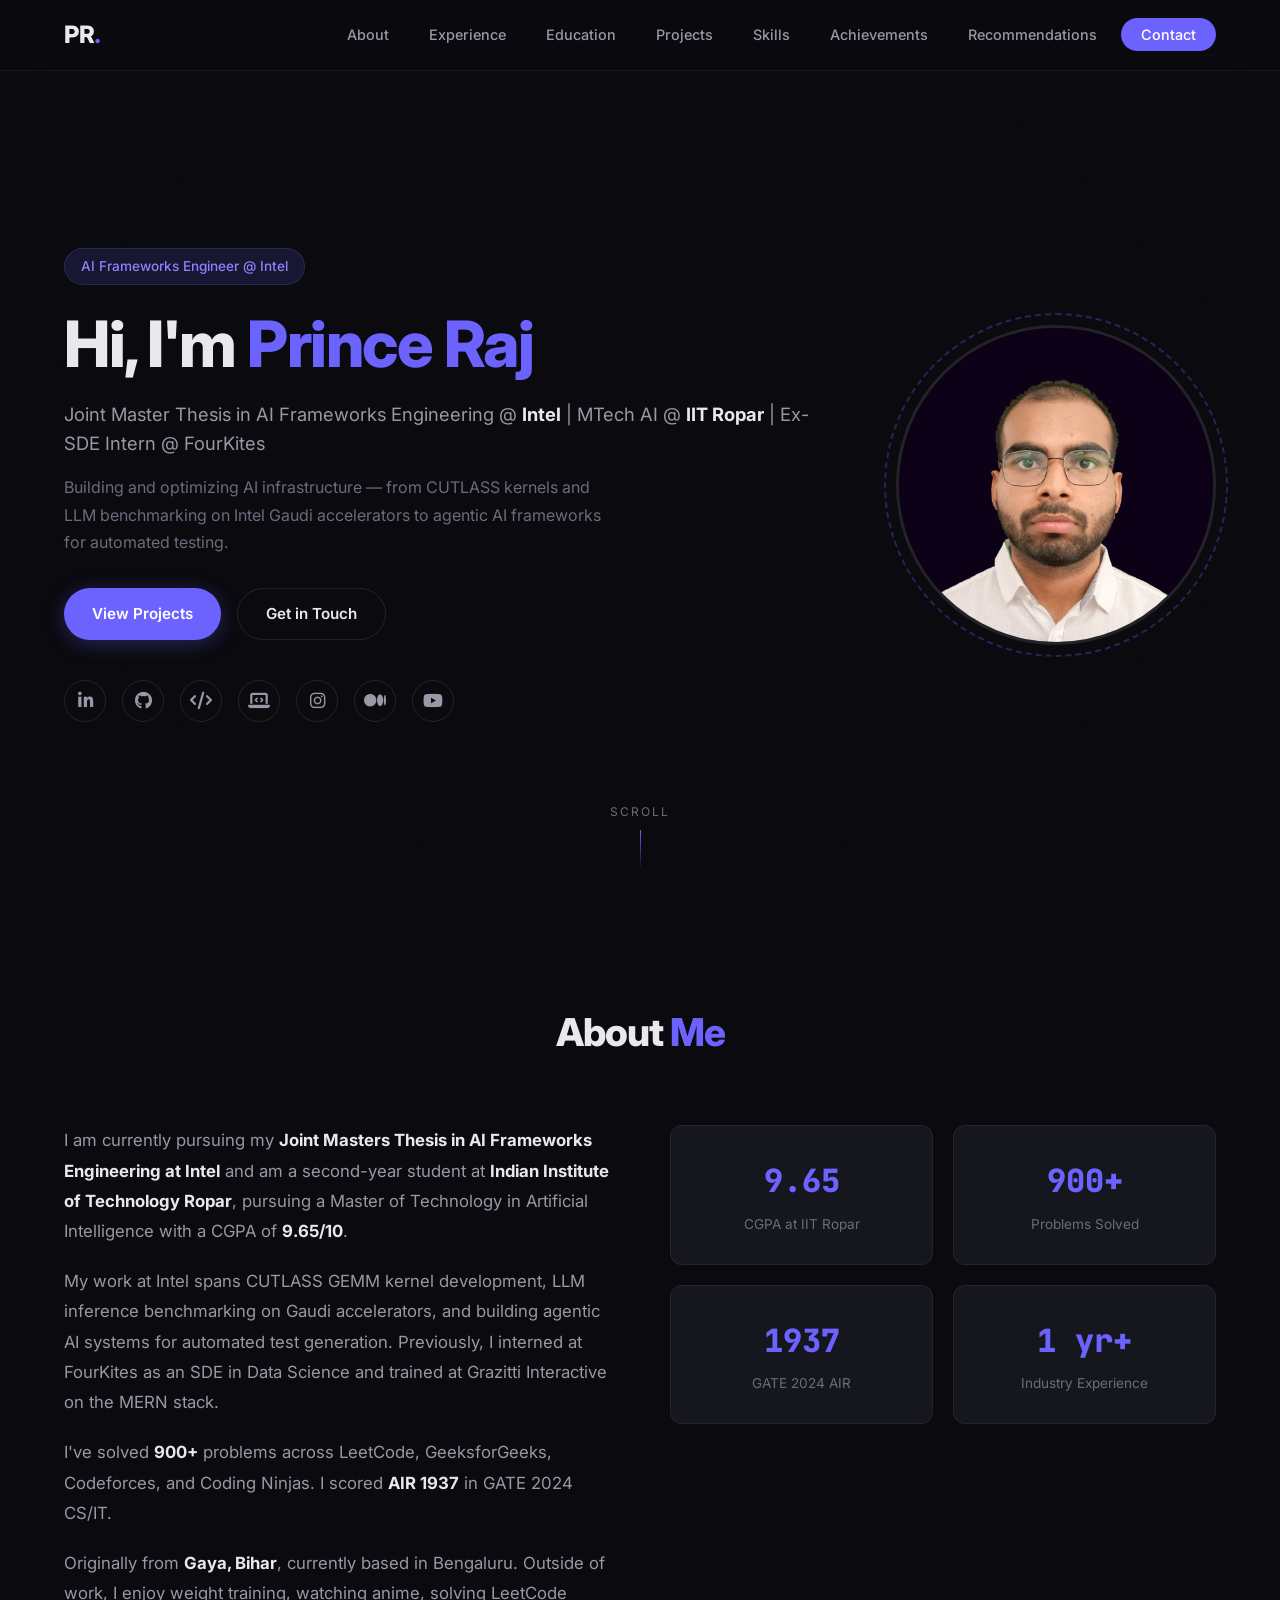
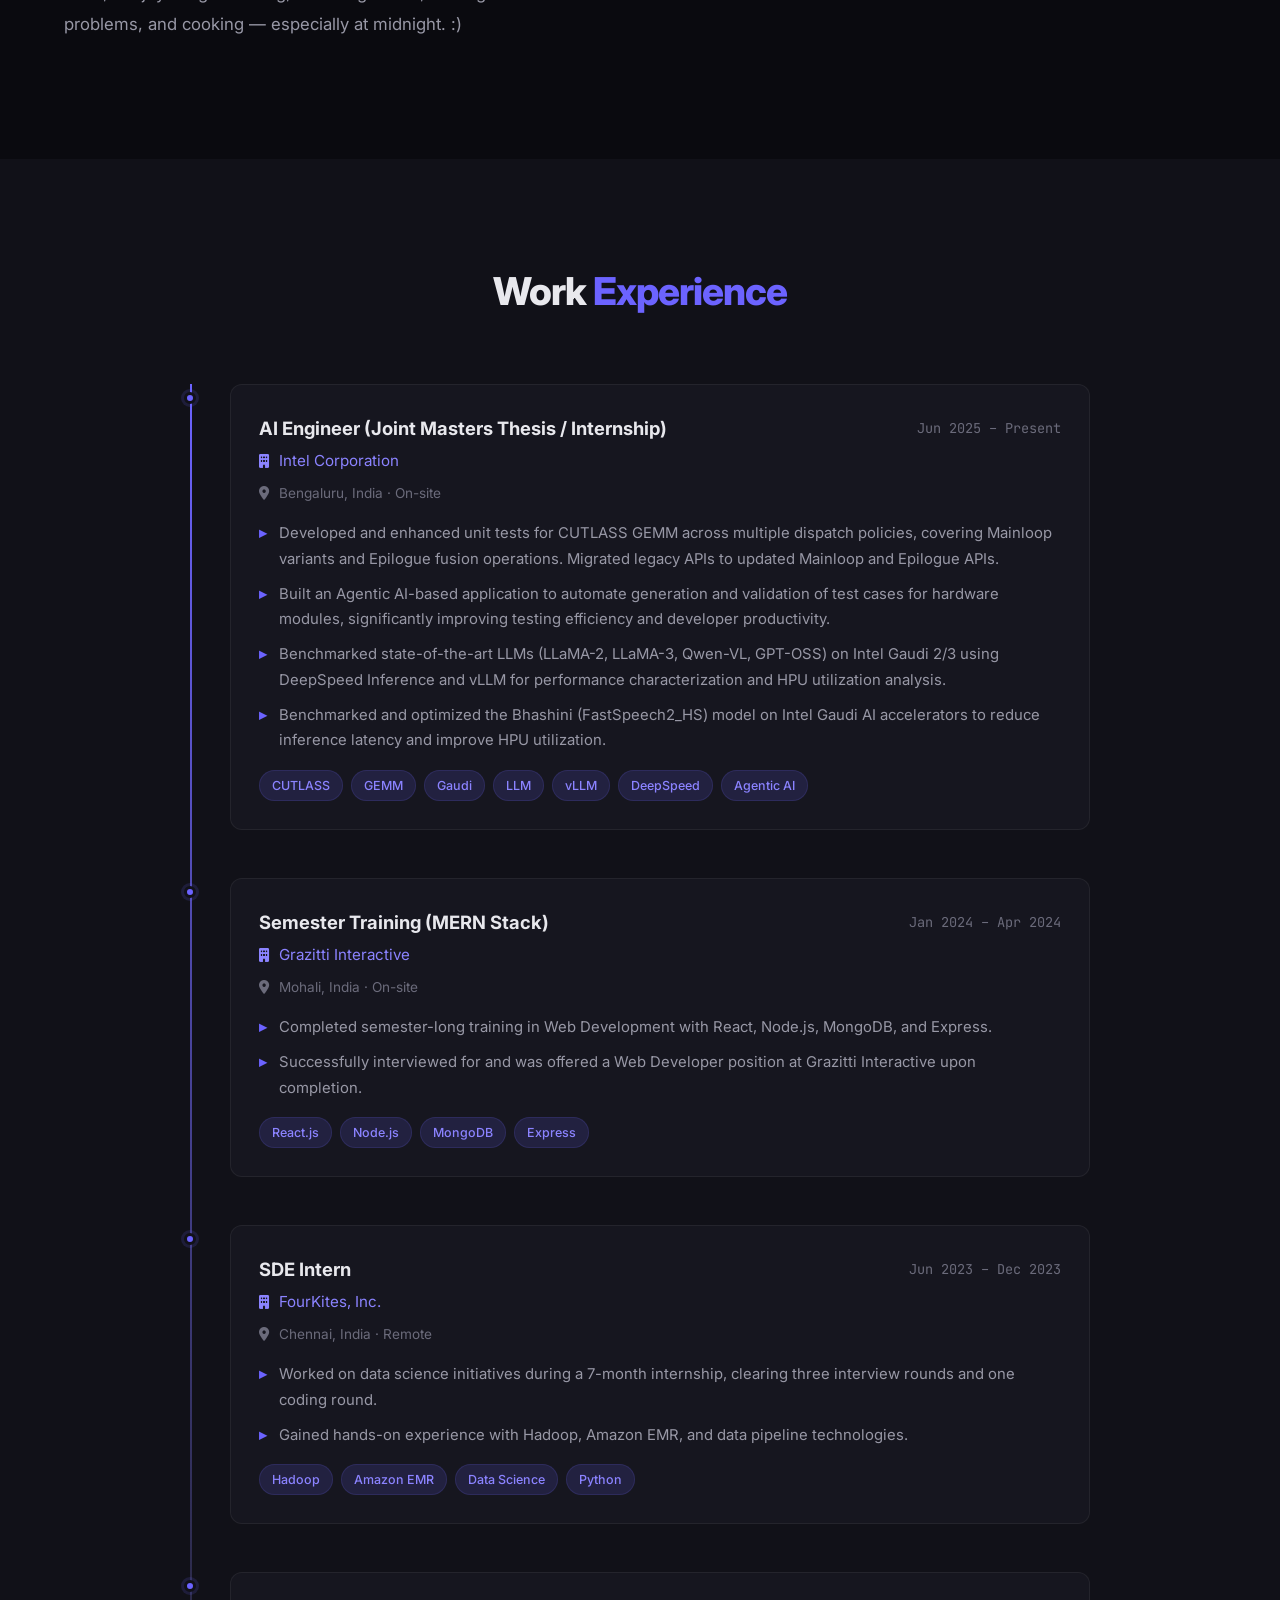
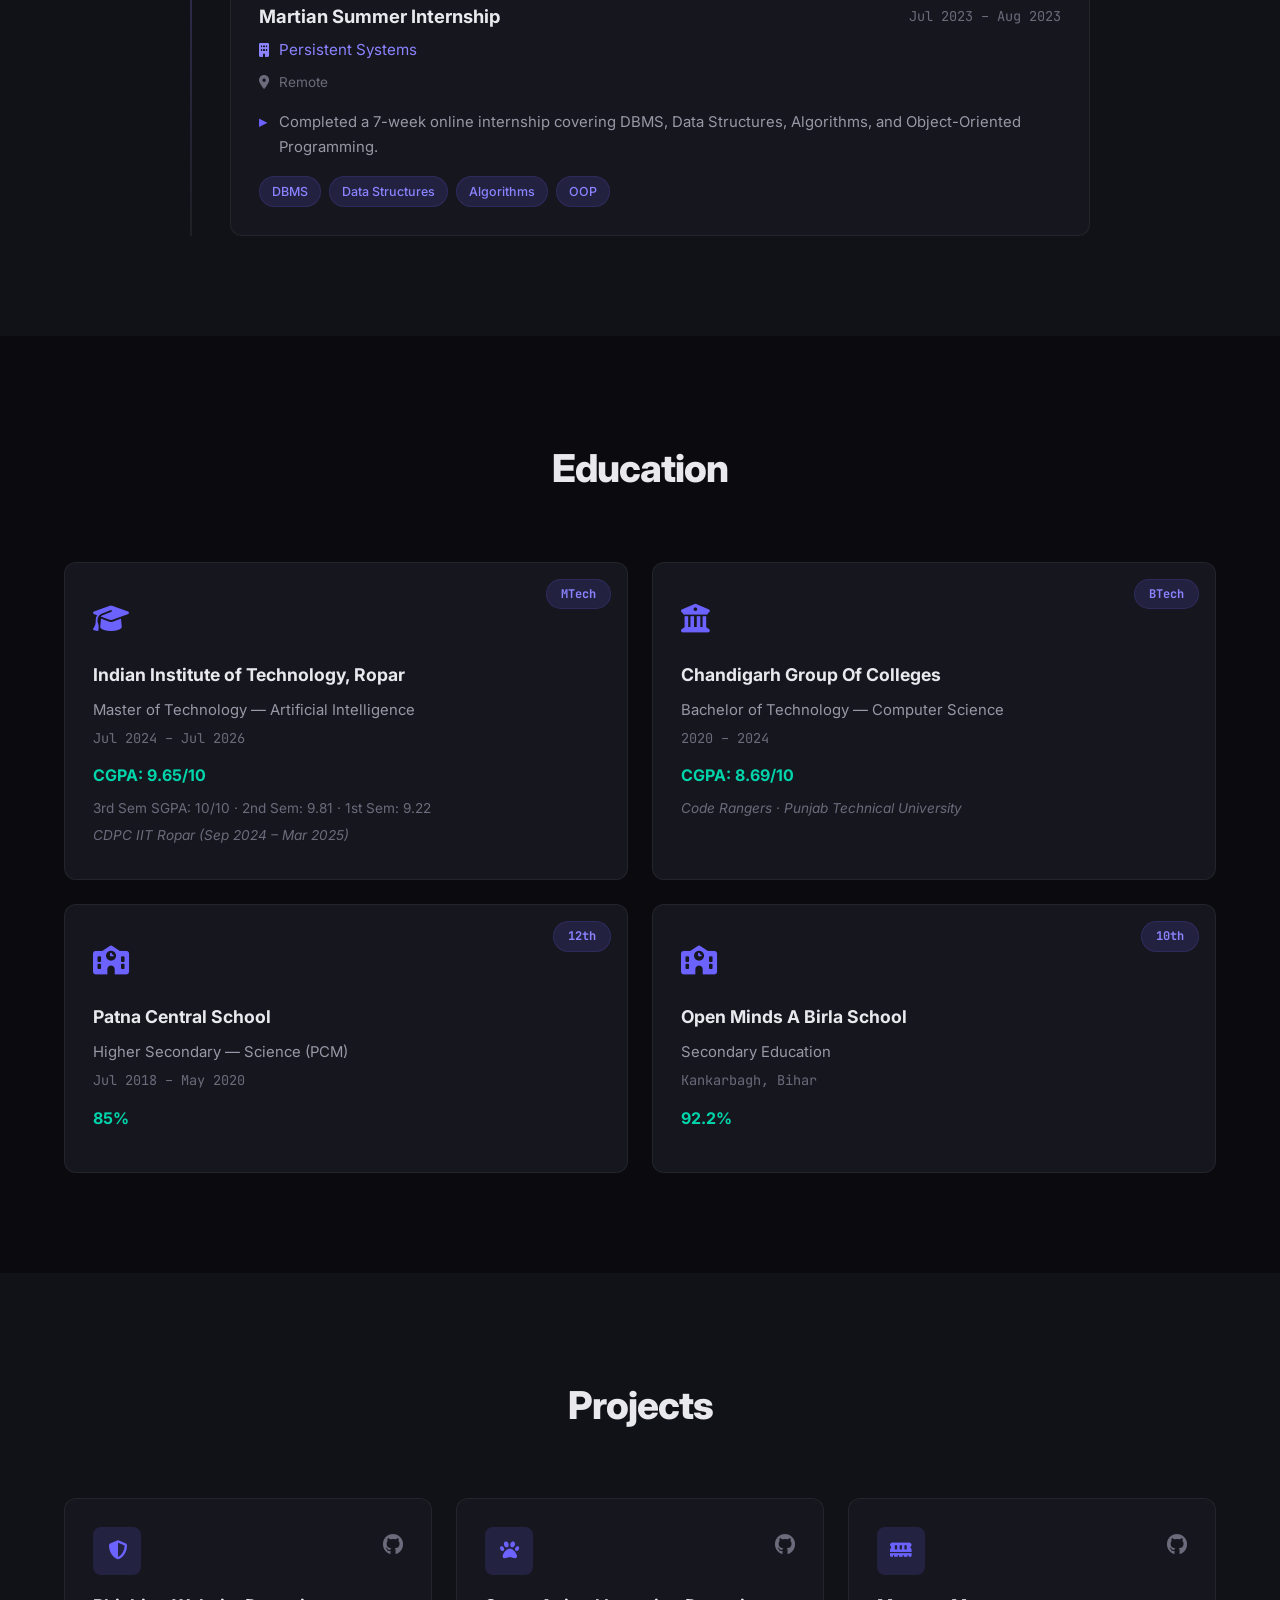
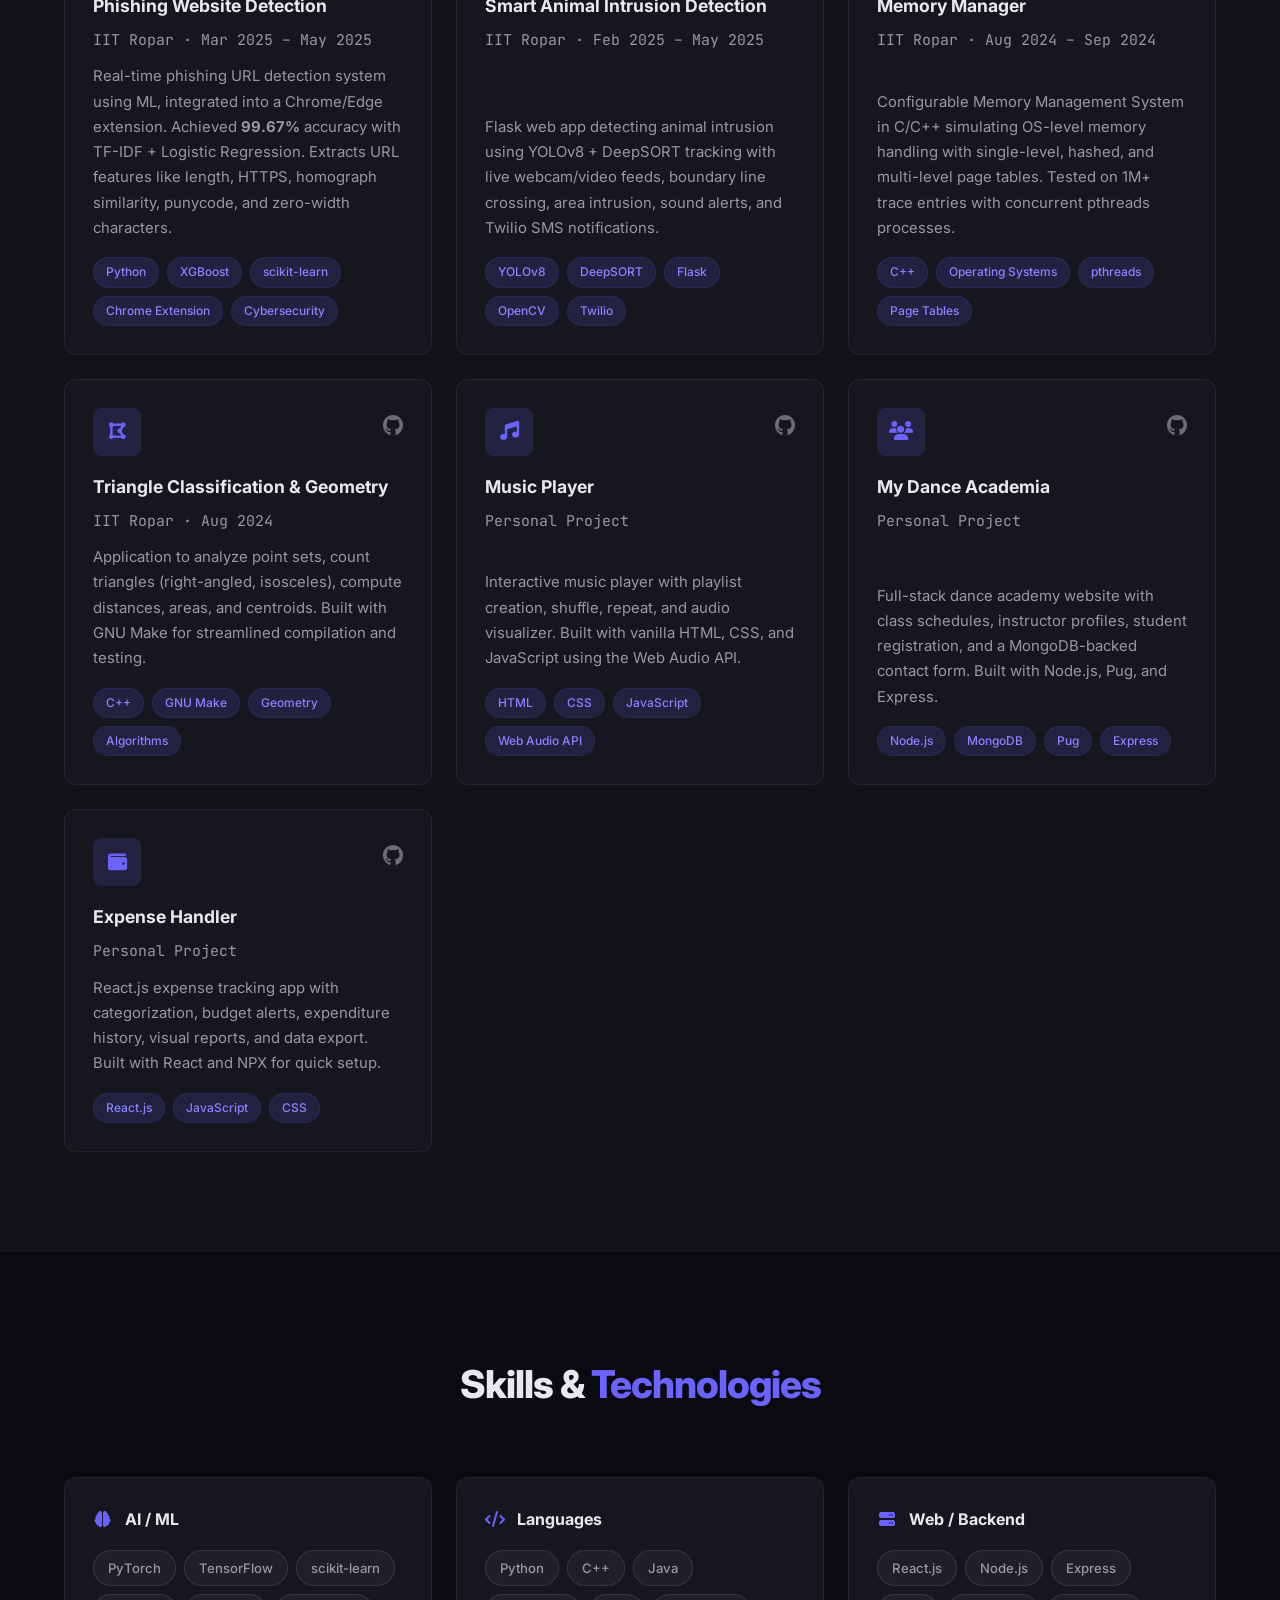
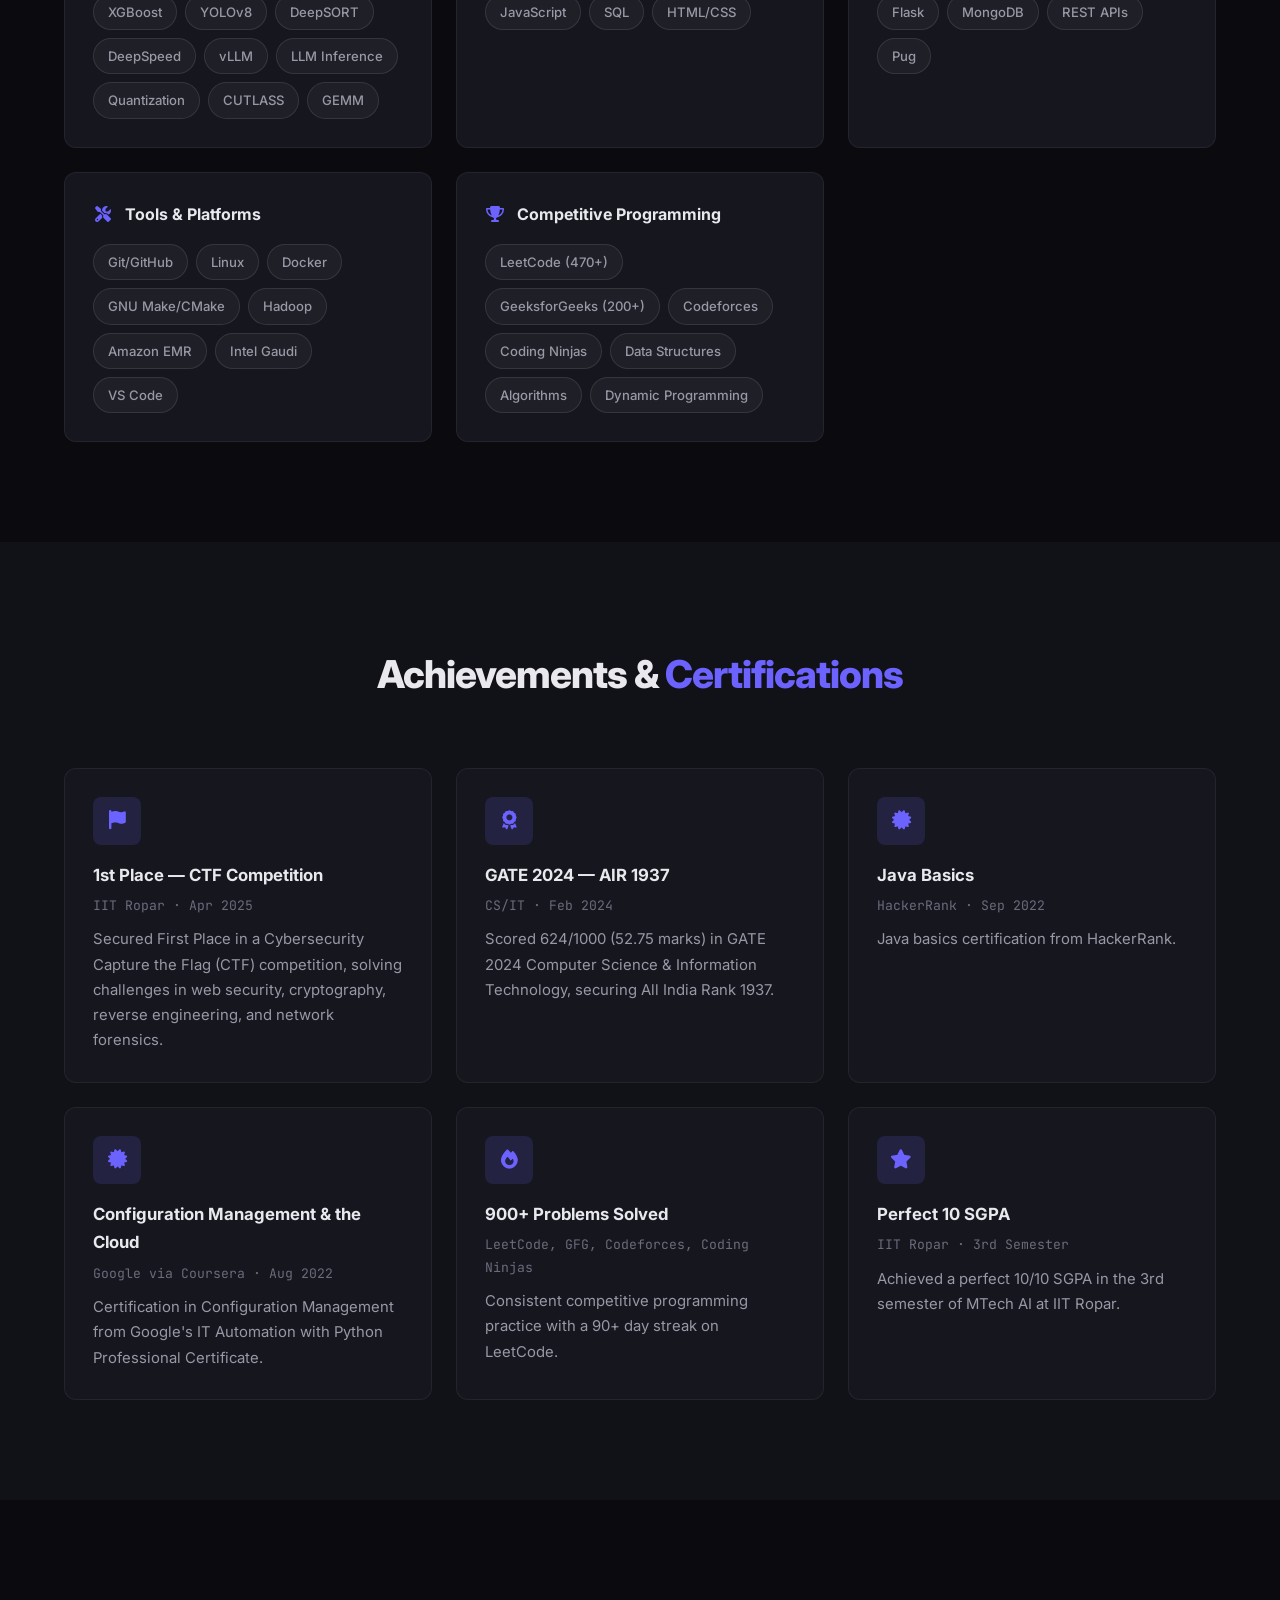
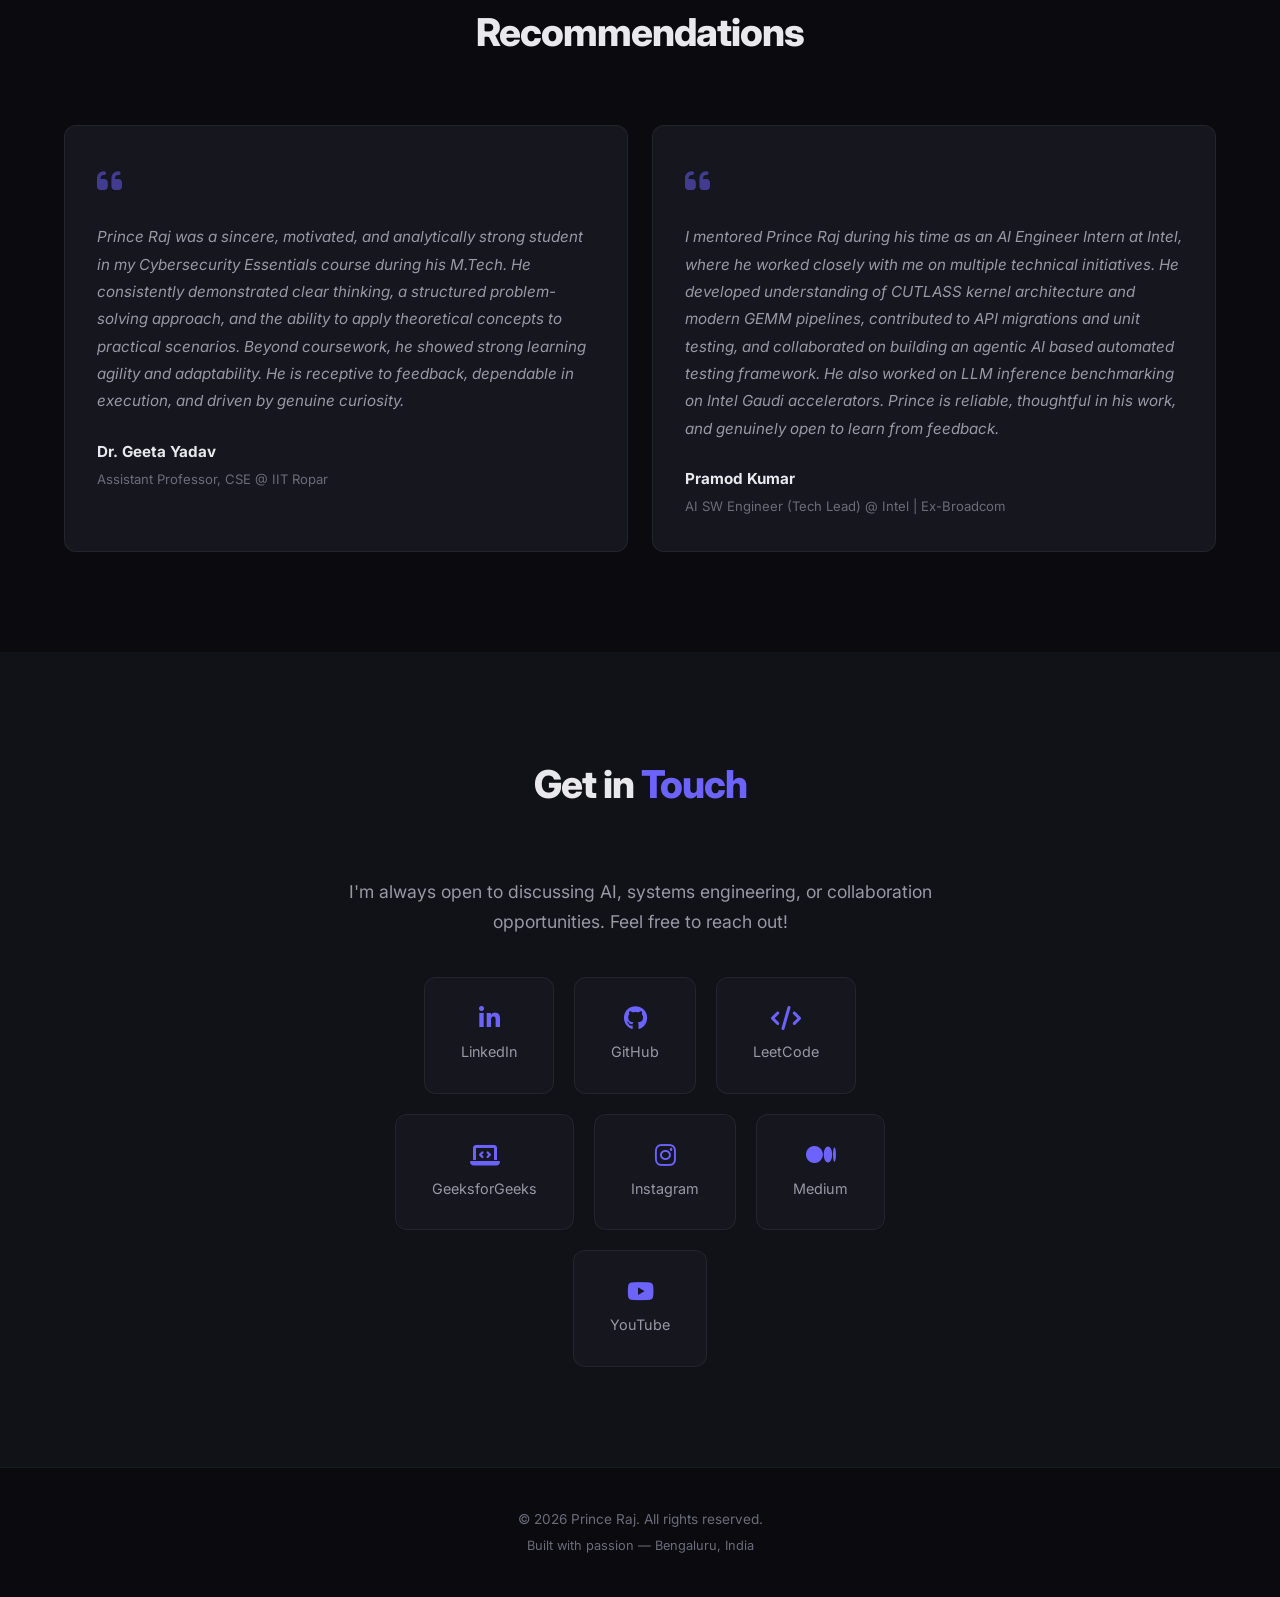
<file: index.html>
<!DOCTYPE html>
<html lang="en">
<head>
    <meta charset="UTF-8">
    <meta name="viewport" content="width=device-width, initial-scale=1.0">
    <title>Prince Raj | AI Engineer</title>
    <link rel="preconnect" href="https://fonts.googleapis.com">
    <link rel="preconnect" href="https://fonts.gstatic.com" crossorigin>
    <link href="https://fonts.googleapis.com/css2?family=Inter:wght@300;400;500;600;700;800;900&family=JetBrains+Mono:wght@400;500&display=swap" rel="stylesheet">
    <link rel="stylesheet" href="https://cdnjs.cloudflare.com/ajax/libs/font-awesome/6.5.1/css/all.min.css">
    <link rel="stylesheet" href="styles.css">
</head>
<body>
    <!-- Navigation -->
    <nav class="navbar" id="navbar">
        <div class="nav-container">
            <a href="#hero" class="nav-logo">PR<span class="accent">.</span></a>
            <button class="nav-toggle" id="navToggle" aria-label="Toggle menu">
                <span></span><span></span><span></span>
            </button>
            <ul class="nav-menu" id="navMenu">
                <li><a href="#about" class="nav-link">About</a></li>
                <li><a href="#experience" class="nav-link">Experience</a></li>
                <li><a href="#education" class="nav-link">Education</a></li>
                <li><a href="#projects" class="nav-link">Projects</a></li>
                <li><a href="#skills" class="nav-link">Skills</a></li>
                <li><a href="#achievements" class="nav-link">Achievements</a></li>
                <li><a href="#recommendations" class="nav-link">Recommendations</a></li>
                <li><a href="#contact" class="nav-link nav-cta">Contact</a></li>
            </ul>
        </div>
    </nav>

    <!-- Hero Section -->
    <section class="hero" id="hero">
        <div class="hero-bg-grid"></div>
        <div class="hero-container">
            <div class="hero-content">
                <div class="hero-badge animate-in">AI Frameworks Engineer @ Intel</div>
                <h1 class="hero-title animate-in">
                    Hi, I'm <span class="accent">Prince Raj</span>
                </h1>
                <p class="hero-subtitle animate-in">
                    Joint Master Thesis in AI Frameworks Engineering @ <strong>Intel</strong> | 
                    MTech AI @ <strong>IIT Ropar</strong> | Ex-SDE Intern @ FourKites
                </p>
                <p class="hero-description animate-in">
                    Building and optimizing AI infrastructure — from CUTLASS kernels and LLM benchmarking on Intel Gaudi accelerators to agentic AI frameworks for automated testing.
                </p>
                <div class="hero-actions animate-in">
                    <a href="#projects" class="btn btn-primary">View Projects</a>
                    <a href="#contact" class="btn btn-outline">Get in Touch</a>
                </div>
                <div class="hero-socials animate-in">
                    <a href="https://www.linkedin.com/in/prnc-r/" target="_blank" rel="noopener" aria-label="LinkedIn"><i class="fab fa-linkedin-in"></i></a>
                    <a href="https://github.com/Prince-rj" target="_blank" rel="noopener" aria-label="GitHub"><i class="fab fa-github"></i></a>
                    <a href="https://leetcode.com/1msubnovid/" target="_blank" rel="noopener" aria-label="LeetCode"><i class="fas fa-code"></i></a>
                    <a href="https://auth.geeksforgeeks.org/user/1msubnovid/practice/" target="_blank" rel="noopener" aria-label="GeeksforGeeks"><i class="fas fa-laptop-code"></i></a>
                    <a href="https://www.instagram.com/prncr_j" target="_blank" rel="noopener" aria-label="Instagram"><i class="fab fa-instagram"></i></a>
                    <a href="https://medium.com/@1msubnovid" target="_blank" rel="noopener" aria-label="Medium"><i class="fab fa-medium"></i></a>
                    <a href="https://youtube.com/@curious-hamster-max-curiosity?si=4FSqTtcBfk-pfQc6" target="_blank" rel="noopener" aria-label="YouTube"><i class="fab fa-youtube"></i></a>
                </div>
            </div>
            <div class="hero-image animate-in">
                <div class="hero-img-wrapper">
                    <img src="image.jpg" alt="Prince Raj" loading="eager">
                    <div class="hero-img-ring"></div>
                </div>
            </div>
        </div>
        <div class="scroll-indicator">
            <span>Scroll</span>
            <div class="scroll-line"></div>
        </div>
    </section>

    <!-- About Section -->
    <section class="section" id="about">
        <div class="container">
            <h2 class="section-title animate-in">About <span class="accent">Me</span></h2>
            <div class="about-grid">
                <div class="about-text animate-in">
                    <p>
                        I am currently pursuing my <strong>Joint Masters Thesis in AI Frameworks Engineering at Intel</strong> and am a second-year student at <strong>Indian Institute of Technology Ropar</strong>, pursuing a Master of Technology in Artificial Intelligence with a CGPA of <strong>9.65/10</strong>.
                    </p>
                    <p>
                        My work at Intel spans CUTLASS GEMM kernel development, LLM inference benchmarking on Gaudi accelerators, and building agentic AI systems for automated test generation. Previously, I interned at FourKites as an SDE in Data Science and trained at Grazitti Interactive on the MERN stack.
                    </p>
                    <p>
                        I've solved <strong>900+</strong> problems across LeetCode, GeeksforGeeks, Codeforces, and Coding Ninjas. I scored <strong>AIR 1937</strong> in GATE 2024 CS/IT.
                    </p>
                    <p>
                        Originally from <strong>Gaya, Bihar</strong>, currently based in Bengaluru. Outside of work, I enjoy weight training, watching anime, solving LeetCode problems, and cooking — especially at midnight. :)
                    </p>
                </div>
                <div class="about-highlights animate-in">
                    <div class="highlight-card">
                        <div class="highlight-number">9.65</div>
                        <div class="highlight-label">CGPA at IIT Ropar</div>
                    </div>
                    <div class="highlight-card">
                        <div class="highlight-number">900+</div>
                        <div class="highlight-label">Problems Solved</div>
                    </div>
                    <div class="highlight-card">
                        <div class="highlight-number">1937</div>
                        <div class="highlight-label">GATE 2024 AIR</div>
                    </div>
                    <div class="highlight-card">
                        <div class="highlight-number">1 yr+</div>
                        <div class="highlight-label">Industry Experience</div>
                    </div>
                </div>
            </div>
        </div>
    </section>

    <!-- Experience Section -->
    <section class="section section-alt" id="experience">
        <div class="container">
            <h2 class="section-title animate-in">Work <span class="accent">Experience</span></h2>
            <div class="timeline">
                <!-- Intel -->
                <div class="timeline-item animate-in">
                    <div class="timeline-marker"></div>
                    <div class="timeline-content">
                        <div class="timeline-header">
                            <div>
                                <h3>AI Engineer (Joint Masters Thesis / Internship)</h3>
                                <div class="timeline-company"><i class="fas fa-building"></i> Intel Corporation</div>
                            </div>
                            <div class="timeline-date">Jun 2025 &ndash; Present</div>
                        </div>
                        <div class="timeline-location"><i class="fas fa-map-marker-alt"></i> Bengaluru, India &middot; On-site</div>
                        <ul class="timeline-details">
                            <li>Developed and enhanced unit tests for CUTLASS GEMM across multiple dispatch policies, covering Mainloop variants and Epilogue fusion operations. Migrated legacy APIs to updated Mainloop and Epilogue APIs.</li>
                            <li>Built an Agentic AI-based application to automate generation and validation of test cases for hardware modules, significantly improving testing efficiency and developer productivity.</li>
                            <li>Benchmarked state-of-the-art LLMs (LLaMA-2, LLaMA-3, Qwen-VL, GPT-OSS) on Intel Gaudi 2/3 using DeepSpeed Inference and vLLM for performance characterization and HPU utilization analysis.</li>
                            <li>Benchmarked and optimized the Bhashini (FastSpeech2_HS) model on Intel Gaudi AI accelerators to reduce inference latency and improve HPU utilization.</li>
                        </ul>
                        <div class="timeline-tags">
                            <span>CUTLASS</span><span>GEMM</span><span>Gaudi</span><span>LLM</span><span>vLLM</span><span>DeepSpeed</span><span>Agentic AI</span>
                        </div>
                    </div>
                </div>

                <!-- Grazitti -->
                <div class="timeline-item animate-in">
                    <div class="timeline-marker"></div>
                    <div class="timeline-content">
                        <div class="timeline-header">
                            <div>
                                <h3>Semester Training (MERN Stack)</h3>
                                <div class="timeline-company"><i class="fas fa-building"></i> Grazitti Interactive</div>
                            </div>
                            <div class="timeline-date">Jan 2024 &ndash; Apr 2024</div>
                        </div>
                        <div class="timeline-location"><i class="fas fa-map-marker-alt"></i> Mohali, India &middot; On-site</div>
                        <ul class="timeline-details">
                            <li>Completed semester-long training in Web Development with React, Node.js, MongoDB, and Express.</li>
                            <li>Successfully interviewed for and was offered a Web Developer position at Grazitti Interactive upon completion.</li>
                        </ul>
                        <div class="timeline-tags">
                            <span>React.js</span><span>Node.js</span><span>MongoDB</span><span>Express</span>
                        </div>
                    </div>
                </div>

                <!-- FourKites -->
                <div class="timeline-item animate-in">
                    <div class="timeline-marker"></div>
                    <div class="timeline-content">
                        <div class="timeline-header">
                            <div>
                                <h3>SDE Intern</h3>
                                <div class="timeline-company"><i class="fas fa-building"></i> FourKites, Inc.</div>
                            </div>
                            <div class="timeline-date">Jun 2023 &ndash; Dec 2023</div>
                        </div>
                        <div class="timeline-location"><i class="fas fa-map-marker-alt"></i> Chennai, India &middot; Remote</div>
                        <ul class="timeline-details">
                            <li>Worked on data science initiatives during a 7-month internship, clearing three interview rounds and one coding round.</li>
                            <li>Gained hands-on experience with Hadoop, Amazon EMR, and data pipeline technologies.</li>
                        </ul>
                        <div class="timeline-tags">
                            <span>Hadoop</span><span>Amazon EMR</span><span>Data Science</span><span>Python</span>
                        </div>
                    </div>
                </div>

                <!-- Persistent -->
                <div class="timeline-item animate-in">
                    <div class="timeline-marker"></div>
                    <div class="timeline-content">
                        <div class="timeline-header">
                            <div>
                                <h3>Martian Summer Internship</h3>
                                <div class="timeline-company"><i class="fas fa-building"></i> Persistent Systems</div>
                            </div>
                            <div class="timeline-date">Jul 2023 &ndash; Aug 2023</div>
                        </div>
                        <div class="timeline-location"><i class="fas fa-map-marker-alt"></i> Remote</div>
                        <ul class="timeline-details">
                            <li>Completed a 7-week online internship covering DBMS, Data Structures, Algorithms, and Object-Oriented Programming.</li>
                        </ul>
                        <div class="timeline-tags">
                            <span>DBMS</span><span>Data Structures</span><span>Algorithms</span><span>OOP</span>
                        </div>
                    </div>
                </div>
            </div>
        </div>
    </section>

    <!-- Education Section -->
    <section class="section" id="education">
        <div class="container">
            <h2 class="section-title animate-in">Education</h2>
            <div class="education-grid">
                <div class="edu-card animate-in">
                    <div class="edu-icon"><i class="fas fa-graduation-cap"></i></div>
                    <div class="edu-badge">MTech</div>
                    <h3>Indian Institute of Technology, Ropar</h3>
                    <p class="edu-degree">Master of Technology &mdash; Artificial Intelligence</p>
                    <p class="edu-year">Jul 2024 &ndash; Jul 2026</p>
                    <div class="edu-grade"><strong>CGPA: 9.65/10</strong></div>
                    <p class="edu-details">3rd Sem SGPA: 10/10 &middot; 2nd Sem: 9.81 &middot; 1st Sem: 9.22</p>
                    <p class="edu-activities">CDPC IIT Ropar (Sep 2024 &ndash; Mar 2025)</p>
                </div>
                <div class="edu-card animate-in">
                    <div class="edu-icon"><i class="fas fa-university"></i></div>
                    <div class="edu-badge">BTech</div>
                    <h3>Chandigarh Group Of Colleges</h3>
                    <p class="edu-degree">Bachelor of Technology &mdash; Computer Science</p>
                    <p class="edu-year">2020 &ndash; 2024</p>
                    <div class="edu-grade"><strong>CGPA: 8.69/10</strong></div>
                    <p class="edu-activities">Code Rangers &middot; Punjab Technical University</p>
                </div>
                <div class="edu-card animate-in">
                    <div class="edu-icon"><i class="fas fa-school"></i></div>
                    <div class="edu-badge">12th</div>
                    <h3>Patna Central School</h3>
                    <p class="edu-degree">Higher Secondary &mdash; Science (PCM)</p>
                    <p class="edu-year">Jul 2018 &ndash; May 2020</p>
                    <div class="edu-grade"><strong>85%</strong></div>
                </div>
                <div class="edu-card animate-in">
                    <div class="edu-icon"><i class="fas fa-school"></i></div>
                    <div class="edu-badge">10th</div>
                    <h3>Open Minds A Birla School</h3>
                    <p class="edu-degree">Secondary Education</p>
                    <p class="edu-year">Kankarbagh, Bihar</p>
                    <div class="edu-grade"><strong>92.2%</strong></div>
                </div>
            </div>
        </div>
    </section>

    <!-- Projects Section -->
    <section class="section section-alt" id="projects">
        <div class="container">
            <h2 class="section-title animate-in">Projects</h2>
            <div class="projects-grid">
                <!-- Phishing Detection -->
                <div class="project-card animate-in">
                    <div class="project-header">
                        <div class="project-icon"><i class="fas fa-shield-alt"></i></div>
                        <div class="project-links">
                            <a href="https://github.com/Prince-rj/Phishing_URL_Detector" target="_blank" rel="noopener" aria-label="GitHub"><i class="fab fa-github"></i></a>
                        </div>
                    </div>
                    <h3>Phishing Website Detection</h3>
                    <p class="project-org">IIT Ropar &middot; Mar 2025 &ndash; May 2025</p>
                    <p>Real-time phishing URL detection system using ML, integrated into a Chrome/Edge extension. Achieved <strong>99.67%</strong> accuracy with TF-IDF + Logistic Regression. Extracts URL features like length, HTTPS, homograph similarity, punycode, and zero-width characters.</p>
                    <div class="project-tags">
                        <span>Python</span><span>XGBoost</span><span>scikit-learn</span><span>Chrome Extension</span><span>Cybersecurity</span>
                    </div>
                </div>

                <!-- Animal Intrusion -->
                <div class="project-card animate-in">
                    <div class="project-header">
                        <div class="project-icon"><i class="fas fa-paw"></i></div>
                        <div class="project-links">
                            <a href="https://github.com/Prince-rj/Smart_animal_Intrusion_detection" target="_blank" rel="noopener" aria-label="GitHub"><i class="fab fa-github"></i></a>
                        </div>
                    </div>
                    <h3>Smart Animal Intrusion Detection</h3>
                    <p class="project-org">IIT Ropar &middot; Feb 2025 &ndash; May 2025</p>
                    <p>Flask web app detecting animal intrusion using YOLOv8 + DeepSORT tracking with live webcam/video feeds, boundary line crossing, area intrusion, sound alerts, and Twilio SMS notifications.</p>
                    <div class="project-tags">
                        <span>YOLOv8</span><span>DeepSORT</span><span>Flask</span><span>OpenCV</span><span>Twilio</span>
                    </div>
                </div>

                <!-- Memory Manager -->
                <div class="project-card animate-in">
                    <div class="project-header">
                        <div class="project-icon"><i class="fas fa-memory"></i></div>
                        <div class="project-links">
                            <a href="https://github.com/Prince-rj/Memory_Manager" target="_blank" rel="noopener" aria-label="GitHub"><i class="fab fa-github"></i></a>
                        </div>
                    </div>
                    <h3>Memory Manager</h3>
                    <p class="project-org">IIT Ropar &middot; Aug 2024 &ndash; Sep 2024</p>
                    <p>Configurable Memory Management System in C/C++ simulating OS-level memory handling with single-level, hashed, and multi-level page tables. Tested on 1M+ trace entries with concurrent pthreads processes.</p>
                    <div class="project-tags">
                        <span>C++</span><span>Operating Systems</span><span>pthreads</span><span>Page Tables</span>
                    </div>
                </div>

                <!-- Triangle Classification -->
                <div class="project-card animate-in">
                    <div class="project-header">
                        <div class="project-icon"><i class="fas fa-draw-polygon"></i></div>
                        <div class="project-links">
                            <a href="https://github.com/Prince-rj/Count-Triangles-Makefile-proj" target="_blank" rel="noopener" aria-label="GitHub"><i class="fab fa-github"></i></a>
                        </div>
                    </div>
                    <h3>Triangle Classification &amp; Geometry</h3>
                    <p class="project-org">IIT Ropar &middot; Aug 2024</p>
                    <p>Application to analyze point sets, count triangles (right-angled, isosceles), compute distances, areas, and centroids. Built with GNU Make for streamlined compilation and testing.</p>
                    <div class="project-tags">
                        <span>C++</span><span>GNU Make</span><span>Geometry</span><span>Algorithms</span>
                    </div>
                </div>

                <!-- Music Player -->
                <div class="project-card animate-in">
                    <div class="project-header">
                        <div class="project-icon"><i class="fas fa-music"></i></div>
                        <div class="project-links">
                            <a href="https://github.com/Prince-rj/Music_Player" target="_blank" rel="noopener" aria-label="GitHub"><i class="fab fa-github"></i></a>
                        </div>
                    </div>
                    <h3>Music Player</h3>
                    <p class="project-org">Personal Project</p>
                    <p>Interactive music player with playlist creation, shuffle, repeat, and audio visualizer. Built with vanilla HTML, CSS, and JavaScript using the Web Audio API.</p>
                    <div class="project-tags">
                        <span>HTML</span><span>CSS</span><span>JavaScript</span><span>Web Audio API</span>
                    </div>
                </div>

                <!-- Dance Academy -->
                <div class="project-card animate-in">
                    <div class="project-header">
                        <div class="project-icon"><i class="fas fa-users"></i></div>
                        <div class="project-links">
                            <a href="https://github.com/Prince-rj/DanceWebsite" target="_blank" rel="noopener" aria-label="GitHub"><i class="fab fa-github"></i></a>
                        </div>
                    </div>
                    <h3>My Dance Academia</h3>
                    <p class="project-org">Personal Project</p>
                    <p>Full-stack dance academy website with class schedules, instructor profiles, student registration, and a MongoDB-backed contact form. Built with Node.js, Pug, and Express.</p>
                    <div class="project-tags">
                        <span>Node.js</span><span>MongoDB</span><span>Pug</span><span>Express</span>
                    </div>
                </div>

                <!-- Expense Handler -->
                <div class="project-card animate-in">
                    <div class="project-header">
                        <div class="project-icon"><i class="fas fa-wallet"></i></div>
                        <div class="project-links">
                            <a href="https://github.com/Prince-rj/ExpenseHandler" target="_blank" rel="noopener" aria-label="GitHub"><i class="fab fa-github"></i></a>
                        </div>
                    </div>
                    <h3>Expense Handler</h3>
                    <p class="project-org">Personal Project</p>
                    <p>React.js expense tracking app with categorization, budget alerts, expenditure history, visual reports, and data export. Built with React and NPX for quick setup.</p>
                    <div class="project-tags">
                        <span>React.js</span><span>JavaScript</span><span>CSS</span>
                    </div>
                </div>
            </div>
        </div>
    </section>

    <!-- Skills Section -->
    <section class="section" id="skills">
        <div class="container">
            <h2 class="section-title animate-in">Skills &amp; <span class="accent">Technologies</span></h2>
            <div class="skills-grid">
                <div class="skill-category animate-in">
                    <h3><i class="fas fa-brain"></i> AI / ML</h3>
                    <div class="skill-tags">
                        <span>PyTorch</span><span>TensorFlow</span><span>scikit-learn</span><span>XGBoost</span>
                        <span>YOLOv8</span><span>DeepSORT</span><span>DeepSpeed</span><span>vLLM</span>
                        <span>LLM Inference</span><span>Quantization</span><span>CUTLASS</span><span>GEMM</span>
                    </div>
                </div>
                <div class="skill-category animate-in">
                    <h3><i class="fas fa-code"></i> Languages</h3>
                    <div class="skill-tags">
                        <span>Python</span><span>C++</span><span>Java</span><span>JavaScript</span>
                        <span>SQL</span><span>HTML/CSS</span>
                    </div>
                </div>
                <div class="skill-category animate-in">
                    <h3><i class="fas fa-server"></i> Web / Backend</h3>
                    <div class="skill-tags">
                        <span>React.js</span><span>Node.js</span><span>Express</span><span>Flask</span>
                        <span>MongoDB</span><span>REST APIs</span><span>Pug</span>
                    </div>
                </div>
                <div class="skill-category animate-in">
                    <h3><i class="fas fa-tools"></i> Tools &amp; Platforms</h3>
                    <div class="skill-tags">
                        <span>Git/GitHub</span><span>Linux</span><span>Docker</span><span>GNU Make/CMake</span>
                        <span>Hadoop</span><span>Amazon EMR</span><span>Intel Gaudi</span><span>VS Code</span>
                    </div>
                </div>
                <div class="skill-category animate-in">
                    <h3><i class="fas fa-trophy"></i> Competitive Programming</h3>
                    <div class="skill-tags">
                        <span>LeetCode (470+)</span><span>GeeksforGeeks (200+)</span>
                        <span>Codeforces</span><span>Coding Ninjas</span>
                        <span>Data Structures</span><span>Algorithms</span><span>Dynamic Programming</span>
                    </div>
                </div>
            </div>
        </div>
    </section>

    <!-- Achievements Section -->
    <section class="section section-alt" id="achievements">
        <div class="container">
            <h2 class="section-title animate-in">Achievements &amp; <span class="accent">Certifications</span></h2>
            <div class="achievements-grid">
                <div class="achievement-card animate-in">
                    <div class="achievement-icon"><i class="fas fa-flag"></i></div>
                    <h3>1st Place &mdash; CTF Competition</h3>
                    <p class="achievement-issuer">IIT Ropar &middot; Apr 2025</p>
                    <p>Secured First Place in a Cybersecurity Capture the Flag (CTF) competition, solving challenges in web security, cryptography, reverse engineering, and network forensics.</p>
                </div>
                <div class="achievement-card animate-in">
                    <div class="achievement-icon"><i class="fas fa-award"></i></div>
                    <h3>GATE 2024 &mdash; AIR 1937</h3>
                    <p class="achievement-issuer">CS/IT &middot; Feb 2024</p>
                    <p>Scored 624/1000 (52.75 marks) in GATE 2024 Computer Science &amp; Information Technology, securing All India Rank 1937.</p>
                </div>
                <div class="achievement-card animate-in">
                    <div class="achievement-icon"><i class="fas fa-certificate"></i></div>
                    <h3>Java Basics</h3>
                    <p class="achievement-issuer">HackerRank &middot; Sep 2022</p>
                    <p>Java basics certification from HackerRank.</p>
                </div>
                <div class="achievement-card animate-in">
                    <div class="achievement-icon"><i class="fas fa-certificate"></i></div>
                    <h3>Configuration Management &amp; the Cloud</h3>
                    <p class="achievement-issuer">Google via Coursera &middot; Aug 2022</p>
                    <p>Certification in Configuration Management from Google's IT Automation with Python Professional Certificate.</p>
                </div>
                <div class="achievement-card animate-in">
                    <div class="achievement-icon"><i class="fas fa-fire"></i></div>
                    <h3>900+ Problems Solved</h3>
                    <p class="achievement-issuer">LeetCode, GFG, Codeforces, Coding Ninjas</p>
                    <p>Consistent competitive programming practice with a 90+ day streak on LeetCode.</p>
                </div>
                <div class="achievement-card animate-in">
                    <div class="achievement-icon"><i class="fas fa-star"></i></div>
                    <h3>Perfect 10 SGPA</h3>
                    <p class="achievement-issuer">IIT Ropar &middot; 3rd Semester</p>
                    <p>Achieved a perfect 10/10 SGPA in the 3rd semester of MTech AI at IIT Ropar.</p>
                </div>
            </div>
        </div>
    </section>

    <!-- Recommendations Section -->
    <section class="section" id="recommendations">
        <div class="container">
            <h2 class="section-title animate-in">Recommendations</h2>
            <div class="reco-grid">
                <div class="reco-card animate-in">
                    <div class="reco-quote"><i class="fas fa-quote-left"></i></div>
                    <p class="reco-text">
                        Prince Raj was a sincere, motivated, and analytically strong student in my Cybersecurity Essentials course during his M.Tech. He consistently demonstrated clear thinking, a structured problem-solving approach, and the ability to apply theoretical concepts to practical scenarios. Beyond coursework, he showed strong learning agility and adaptability. He is receptive to feedback, dependable in execution, and driven by genuine curiosity.
                    </p>
                    <div class="reco-author">
                        <div>
                            <strong>Dr. Geeta Yadav</strong>
                            <span>Assistant Professor, CSE @ IIT Ropar</span>
                        </div>
                    </div>
                </div>
                <div class="reco-card animate-in">
                    <div class="reco-quote"><i class="fas fa-quote-left"></i></div>
                    <p class="reco-text">
                        I mentored Prince Raj during his time as an AI Engineer Intern at Intel, where he worked closely with me on multiple technical initiatives. He developed understanding of CUTLASS kernel architecture and modern GEMM pipelines, contributed to API migrations and unit testing, and collaborated on building an agentic AI based automated testing framework. He also worked on LLM inference benchmarking on Intel Gaudi accelerators. Prince is reliable, thoughtful in his work, and genuinely open to learn from feedback.
                    </p>
                    <div class="reco-author">
                        <div>
                            <strong>Pramod Kumar</strong>
                            <span>AI SW Engineer (Tech Lead) @ Intel | Ex-Broadcom</span>
                        </div>
                    </div>
                </div>
            </div>
        </div>
    </section>

    <!-- Contact Section -->
    <section class="section section-alt" id="contact">
        <div class="container">
            <h2 class="section-title animate-in">Get in <span class="accent">Touch</span></h2>
            <div class="contact-content animate-in">
                <p class="contact-text">
                    I'm always open to discussing AI, systems engineering, or collaboration opportunities. Feel free to reach out!
                </p>
                <div class="contact-links">
                    <a href="https://www.linkedin.com/in/prnc-r/" target="_blank" rel="noopener" class="contact-card">
                        <i class="fab fa-linkedin-in"></i>
                        <span>LinkedIn</span>
                    </a>
                    <a href="https://github.com/Prince-rj" target="_blank" rel="noopener" class="contact-card">
                        <i class="fab fa-github"></i>
                        <span>GitHub</span>
                    </a>
                    <a href="https://leetcode.com/1msubnovid/" target="_blank" rel="noopener" class="contact-card">
                        <i class="fas fa-code"></i>
                        <span>LeetCode</span>
                    </a>
                    <a href="https://auth.geeksforgeeks.org/user/1msubnovid/practice/" target="_blank" rel="noopener" class="contact-card">
                        <i class="fas fa-laptop-code"></i>
                        <span>GeeksforGeeks</span>
                    </a>
                    <a href="https://www.instagram.com/prncr_j" target="_blank" rel="noopener" class="contact-card">
                        <i class="fab fa-instagram"></i>
                        <span>Instagram</span>
                    </a>
                    <a href="https://medium.com/@1msubnovid" target="_blank" rel="noopener" class="contact-card">
                        <i class="fab fa-medium"></i>
                        <span>Medium</span>
                    </a>
                    <a href="https://youtube.com/@curious-hamster-max-curiosity?si=4FSqTtcBfk-pfQc6" target="_blank" rel="noopener" class="contact-card">
                        <i class="fab fa-youtube"></i>
                        <span>YouTube</span>
                    </a>
                </div>
            </div>
        </div>
    </section>

    <!-- Footer -->
    <footer class="footer">
        <div class="container">
            <div class="footer-content">
                <p>&copy; 2026 Prince Raj. All rights reserved.</p>
                <p class="footer-sub">Built with passion &mdash; Bengaluru, India</p>
            </div>
        </div>
    </footer>

    <script src="app.js"></script>
</body>
</html>
</file>
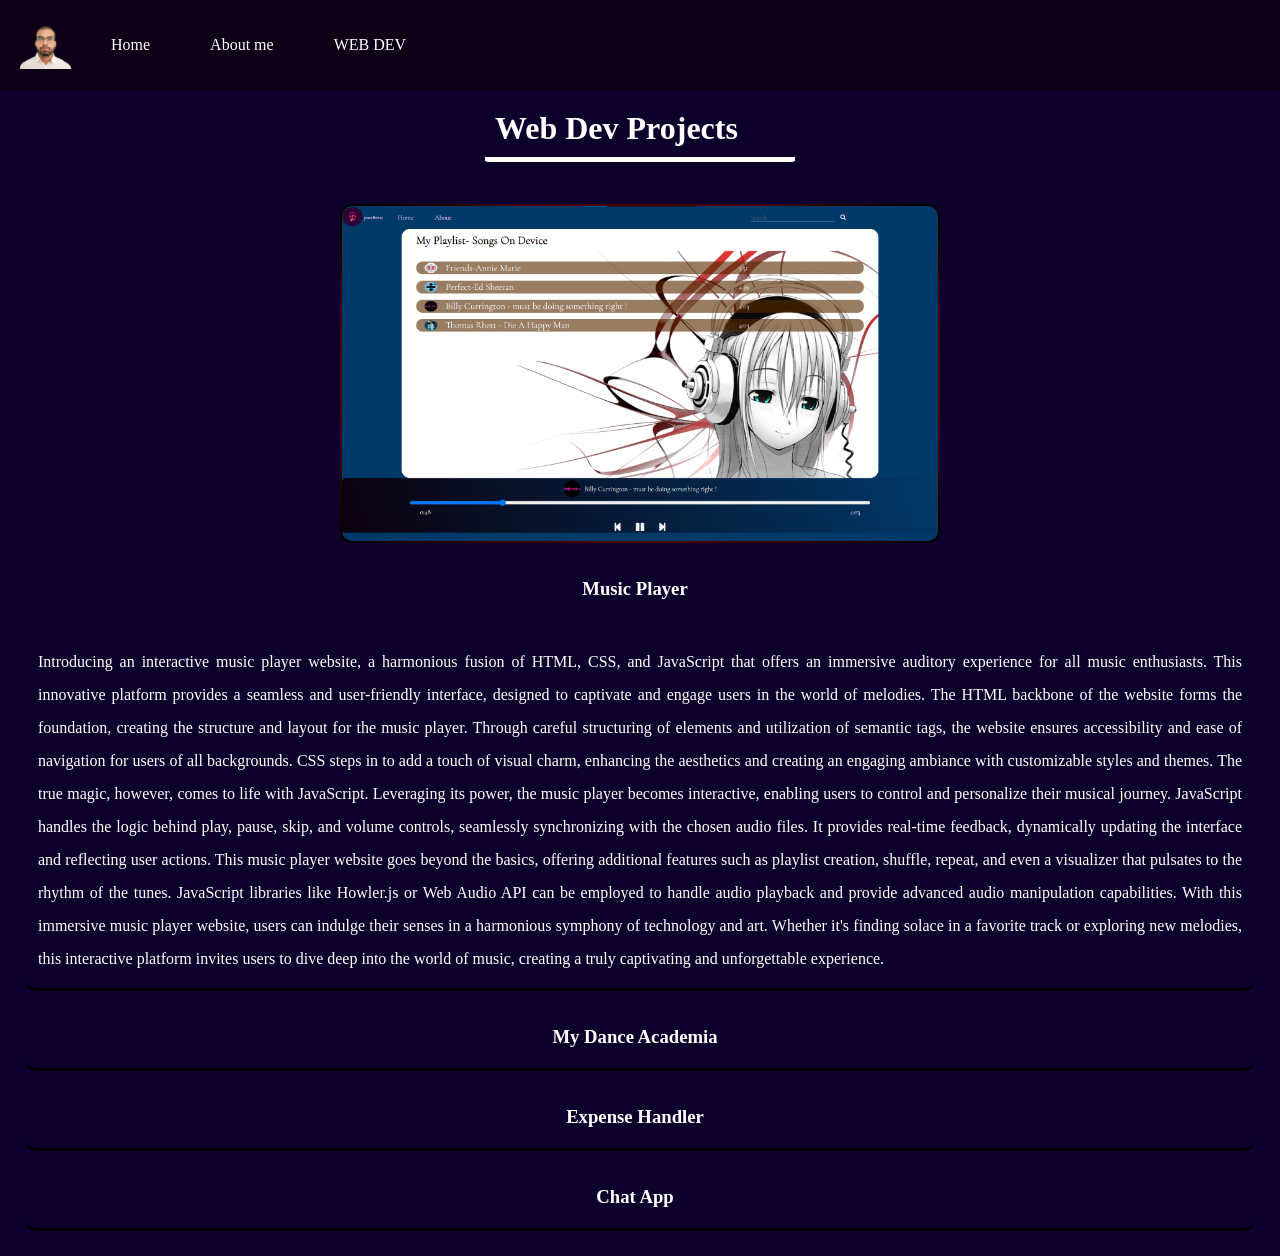
<file: code.html>
<!DOCTYPE html>
<html lang="en">
<head>
    <meta charset="UTF-8">
    <meta http-equiv="X-UA-Compatible" content="IE=edge">
    <meta name="viewport" content="width=device-width, initial-scale=1.0">
    <title>code</title>
    <link rel="stylesheet" href="style.css">
    <link rel="stylesheet" href="codeStyle.css">
</head>
<body>
    <nav>
        <!-- <input type="checkbox" id="toggle-menu"> -->
        <label for="toggle-menu" class="burger-icon" onclick="toggleMenu()">&#9776;</label>
        <div class="menu-container" id="menu-container">
        <ul class="ul">
            <li id="image"><a href="https://www.linkedin.com/in/prince-raj-1ab230223/"><img class="imag" width="51" src="image.jpg" alt=""></a></li>
            <li class="list"><a href="/home.html">Home</a></li>
            <li class="list"><a href="aboutme.html">About me</a></li>
            <!-- <li class="list"><a>Hobbies</a></li> -->
            <li class="list"><a href="/code.html">WEB DEV</a></li>
        </ul>
        </div>

        <div id="bar"></div>
    </nav>
    <div class='codecontainer'>
        <div class="firstcode">
        <h1 class="codeheader">Web Dev Projects</h1>
        <div class="webDevelopment">
            <div class="cardweb">
                <img height="360px" src="MP.png" alt="" id="cardone">
            </div>
            <div class="projects">
                <ul>
                    <li id="Mp" class="codeweblist"><a class='conlink' href="https://github.com/Prince-rj/Music_Player">
                        <h3>Music Player</h3>
                        <div class="content">
                            Introducing an interactive music player website, a harmonious fusion of HTML, CSS, and JavaScript that offers an immersive auditory experience for all music enthusiasts. This innovative platform provides a seamless and user-friendly interface, designed to captivate and engage users in the world of melodies.

                            The HTML backbone of the website forms the foundation, creating the structure and layout for the music player. Through careful structuring of elements and utilization of semantic tags, the website ensures accessibility and ease of navigation for users of all backgrounds. CSS steps in to add a touch of visual charm, enhancing the aesthetics and creating an engaging ambiance with customizable styles and themes.
                            
                            The true magic, however, comes to life with JavaScript. Leveraging its power, the music player becomes interactive, enabling users to control and personalize their musical journey. JavaScript handles the logic behind play, pause, skip, and volume controls, seamlessly synchronizing with the chosen audio files. It provides real-time feedback, dynamically updating the interface and reflecting user actions.
                            
                            This music player website goes beyond the basics, offering additional features such as playlist creation, shuffle, repeat, and even a visualizer that pulsates to the rhythm of the tunes. JavaScript libraries like Howler.js or Web Audio API can be employed to handle audio playback and provide advanced audio manipulation capabilities.
                            
                            With this immersive music player website, users can indulge their senses in a harmonious symphony of technology and art. Whether it's finding solace in a favorite track or exploring new melodies, this interactive platform invites users to dive deep into the world of music, creating a truly captivating and unforgettable experience.                        </div>
                        </a>
                    </li>
                    <li id="MDA" class="codeweblist">
                        <h3>My Dance Academia</h3>
                    </li>
                    <li id='EH' class="codeweblist"><h3>Expense Handler</h3></li>
                    <li id="chat" class="codeweblist"><h3>Chat App</h3></li>
                </ul>
            </div>
        </div>
    </div>
</div>

<script src="codeScript.js"></script>
<script src="script.js"></script>
</body>
</html>
</file>
<file: styles.css>
/* ========================================
   PRINCE RAJ — PORTFOLIO STYLES
   Modern, clean, professional design
   ======================================== */

/* ---- Reset & Base ---- */
*, *::before, *::after {
    margin: 0;
    padding: 0;
    box-sizing: border-box;
}

:root {
    --bg-primary: #0a0a0f;
    --bg-secondary: #111118;
    --bg-card: #16161f;
    --bg-card-hover: #1c1c28;
    --text-primary: #e8e8ed;
    --text-secondary: #9898a6;
    --text-muted: #6b6b7b;
    --accent: #6c63ff;
    --accent-light: #8b83ff;
    --accent-glow: rgba(108, 99, 255, 0.15);
    --accent-2: #00d4aa;
    --border: rgba(255, 255, 255, 0.06);
    --border-light: rgba(255, 255, 255, 0.1);
    --radius: 12px;
    --radius-sm: 8px;
    --radius-lg: 20px;
    --shadow: 0 4px 24px rgba(0, 0, 0, 0.3);
    --shadow-lg: 0 8px 40px rgba(0, 0, 0, 0.4);
    --transition: 0.3s cubic-bezier(0.4, 0, 0.2, 1);
    --font: 'Inter', -apple-system, BlinkMacSystemFont, 'Segoe UI', sans-serif;
    --font-mono: 'JetBrains Mono', 'Fira Code', monospace;
}

html {
    scroll-behavior: smooth;
    -webkit-font-smoothing: antialiased;
    -moz-osx-font-smoothing: grayscale;
}

body {
    font-family: var(--font);
    background: var(--bg-primary);
    color: var(--text-primary);
    line-height: 1.7;
    overflow-x: hidden;
}

a {
    color: var(--accent-light);
    text-decoration: none;
    transition: color var(--transition);
}

a:hover {
    color: var(--accent);
}

img {
    max-width: 100%;
    display: block;
}

.container {
    max-width: 1200px;
    margin: 0 auto;
    padding: 0 24px;
}

.accent {
    color: var(--accent);
}

/* ---- Animations ---- */
.animate-in {
    opacity: 0;
    transform: translateY(30px);
    transition: opacity 0.7s ease, transform 0.7s ease;
}

.animate-in.visible {
    opacity: 1;
    transform: translateY(0);
}

/* ===========================
   NAVBAR
   =========================== */
.navbar {
    position: fixed;
    top: 0;
    left: 0;
    right: 0;
    z-index: 1000;
    background: rgba(10, 10, 15, 0.8);
    backdrop-filter: blur(20px);
    -webkit-backdrop-filter: blur(20px);
    border-bottom: 1px solid var(--border);
    transition: all var(--transition);
}

.navbar.scrolled {
    background: rgba(10, 10, 15, 0.95);
    box-shadow: 0 2px 20px rgba(0, 0, 0, 0.3);
}

.nav-container {
    max-width: 1200px;
    margin: 0 auto;
    padding: 0 24px;
    display: flex;
    align-items: center;
    justify-content: space-between;
    height: 70px;
}

.nav-logo {
    font-size: 1.5rem;
    font-weight: 800;
    color: var(--text-primary);
    letter-spacing: -0.5px;
}

.nav-logo:hover {
    color: var(--text-primary);
}

.nav-menu {
    display: flex;
    align-items: center;
    gap: 8px;
    list-style: none;
}

.nav-link {
    color: var(--text-secondary);
    font-size: 0.9rem;
    font-weight: 500;
    padding: 8px 16px;
    border-radius: var(--radius-sm);
    transition: all var(--transition);
}

.nav-link:hover,
.nav-link.active {
    color: var(--text-primary);
    background: var(--accent-glow);
}

.nav-cta {
    background: var(--accent);
    color: #fff !important;
    border-radius: 50px;
    padding: 8px 20px;
}

.nav-cta:hover {
    background: var(--accent-light);
    color: #fff !important;
}

.nav-toggle {
    display: none;
    flex-direction: column;
    gap: 5px;
    background: none;
    border: none;
    cursor: pointer;
    padding: 8px;
}

.nav-toggle span {
    width: 24px;
    height: 2px;
    background: var(--text-primary);
    border-radius: 2px;
    transition: all var(--transition);
}

/* ===========================
   HERO SECTION
   =========================== */
.hero {
    min-height: 100vh;
    display: flex;
    align-items: center;
    position: relative;
    overflow: hidden;
    padding-top: 70px;
}

.hero-bg-grid {
    position: absolute;
    inset: 0;
    background-image:
        linear-gradient(rgba(108, 99, 255, 0.03) 1px, transparent 1px),
        linear-gradient(90deg, rgba(108, 99, 255, 0.03) 1px, transparent 1px);
    background-size: 60px 60px;
    mask-image: radial-gradient(ellipse 70% 70% at 50% 50%, black 30%, transparent 70%);
    -webkit-mask-image: radial-gradient(ellipse 70% 70% at 50% 50%, black 30%, transparent 70%);
}

.hero-container {
    max-width: 1200px;
    margin: 0 auto;
    padding: 0 24px;
    display: flex;
    align-items: center;
    gap: 80px;
    position: relative;
    z-index: 1;
}

.hero-content {
    flex: 1;
}

.hero-badge {
    display: inline-flex;
    align-items: center;
    padding: 6px 16px;
    background: var(--accent-glow);
    border: 1px solid rgba(108, 99, 255, 0.2);
    border-radius: 50px;
    font-size: 0.85rem;
    font-weight: 500;
    color: var(--accent-light);
    margin-bottom: 24px;
}

.hero-title {
    font-size: clamp(2.5rem, 5vw, 4rem);
    font-weight: 800;
    line-height: 1.1;
    letter-spacing: -1.5px;
    margin-bottom: 20px;
}

.hero-subtitle {
    font-size: 1.15rem;
    color: var(--text-secondary);
    line-height: 1.6;
    margin-bottom: 16px;
}

.hero-subtitle strong {
    color: var(--text-primary);
}

.hero-description {
    font-size: 1rem;
    color: var(--text-muted);
    margin-bottom: 32px;
    max-width: 540px;
}

.hero-actions {
    display: flex;
    gap: 16px;
    margin-bottom: 40px;
}

.btn {
    display: inline-flex;
    align-items: center;
    gap: 8px;
    padding: 12px 28px;
    font-family: var(--font);
    font-size: 0.95rem;
    font-weight: 600;
    border-radius: 50px;
    border: none;
    cursor: pointer;
    transition: all var(--transition);
}

.btn-primary {
    background: var(--accent);
    color: #fff;
    box-shadow: 0 4px 20px rgba(108, 99, 255, 0.3);
}

.btn-primary:hover {
    background: var(--accent-light);
    color: #fff;
    transform: translateY(-2px);
    box-shadow: 0 6px 30px rgba(108, 99, 255, 0.4);
}

.btn-outline {
    background: transparent;
    color: var(--text-primary);
    border: 1px solid var(--border-light);
}

.btn-outline:hover {
    background: var(--bg-card);
    color: var(--text-primary);
    border-color: var(--accent);
}

.hero-socials {
    display: flex;
    gap: 16px;
}

.hero-socials a {
    width: 42px;
    height: 42px;
    display: flex;
    align-items: center;
    justify-content: center;
    border-radius: 50%;
    border: 1px solid var(--border-light);
    color: var(--text-secondary);
    font-size: 1.1rem;
    transition: all var(--transition);
}

.hero-socials a:hover {
    background: var(--accent);
    border-color: var(--accent);
    color: #fff;
    transform: translateY(-2px);
}

.hero-image {
    flex-shrink: 0;
}

.hero-img-wrapper {
    position: relative;
    width: 320px;
    height: 320px;
}

.hero-img-wrapper img {
    width: 100%;
    height: 100%;
    object-fit: cover;
    border-radius: 50%;
    border: 3px solid var(--border-light);
}

.hero-img-ring {
    position: absolute;
    inset: -12px;
    border: 2px dashed rgba(108, 99, 255, 0.3);
    border-radius: 50%;
    animation: spin 20s linear infinite;
}

@keyframes spin {
    to { transform: rotate(360deg); }
}

.scroll-indicator {
    position: absolute;
    bottom: 30px;
    left: 50%;
    transform: translateX(-50%);
    display: flex;
    flex-direction: column;
    align-items: center;
    gap: 8px;
    color: var(--text-muted);
    font-size: 0.75rem;
    letter-spacing: 2px;
    text-transform: uppercase;
}

.scroll-line {
    width: 1px;
    height: 40px;
    background: linear-gradient(to bottom, var(--accent), transparent);
    animation: scrollBounce 2s ease-in-out infinite;
}

@keyframes scrollBounce {
    0%, 100% { transform: scaleY(1); opacity: 1; }
    50% { transform: scaleY(0.5); opacity: 0.5; }
}

/* ===========================
   SECTIONS
   =========================== */
.section {
    padding: 100px 0;
}

.section-alt {
    background: var(--bg-secondary);
}

.section-title {
    font-size: clamp(1.8rem, 3vw, 2.5rem);
    font-weight: 800;
    letter-spacing: -1px;
    margin-bottom: 60px;
    text-align: center;
}

/* ===========================
   ABOUT
   =========================== */
.about-grid {
    display: grid;
    grid-template-columns: 1fr 1fr;
    gap: 60px;
    align-items: start;
}

.about-text p {
    margin-bottom: 20px;
    color: var(--text-secondary);
    font-size: 1.05rem;
    line-height: 1.8;
}

.about-text strong {
    color: var(--text-primary);
}

.about-highlights {
    display: grid;
    grid-template-columns: 1fr 1fr;
    gap: 20px;
}

.highlight-card {
    background: var(--bg-card);
    border: 1px solid var(--border);
    border-radius: var(--radius);
    padding: 28px 24px;
    text-align: center;
    transition: all var(--transition);
}

.highlight-card:hover {
    border-color: var(--accent);
    transform: translateY(-4px);
    box-shadow: 0 8px 30px rgba(108, 99, 255, 0.1);
}

.highlight-number {
    font-size: 2rem;
    font-weight: 800;
    color: var(--accent);
    font-family: var(--font-mono);
}

.highlight-label {
    font-size: 0.85rem;
    color: var(--text-muted);
    margin-top: 4px;
}

/* ===========================
   TIMELINE (Experience)
   =========================== */
.timeline {
    position: relative;
    max-width: 900px;
    margin: 0 auto;
    padding-left: 40px;
}

.timeline::before {
    content: '';
    position: absolute;
    left: 0;
    top: 0;
    bottom: 0;
    width: 2px;
    background: linear-gradient(to bottom, var(--accent), var(--border));
}

.timeline-item {
    position: relative;
    margin-bottom: 48px;
}

.timeline-item:last-child {
    margin-bottom: 0;
}

.timeline-marker {
    position: absolute;
    left: -46px;
    top: 8px;
    width: 12px;
    height: 12px;
    border-radius: 50%;
    background: var(--accent);
    border: 3px solid var(--bg-primary);
    box-shadow: 0 0 0 3px var(--accent-glow);
}

.section-alt .timeline-marker {
    border-color: var(--bg-secondary);
}

.timeline-content {
    background: var(--bg-card);
    border: 1px solid var(--border);
    border-radius: var(--radius);
    padding: 28px;
    transition: all var(--transition);
}

.timeline-content:hover {
    border-color: rgba(108, 99, 255, 0.2);
    box-shadow: var(--shadow);
}

.timeline-header {
    display: flex;
    justify-content: space-between;
    align-items: flex-start;
    gap: 16px;
    margin-bottom: 8px;
}

.timeline-header h3 {
    font-size: 1.15rem;
    font-weight: 700;
}

.timeline-company {
    color: var(--accent-light);
    font-size: 0.95rem;
    margin-top: 4px;
}

.timeline-company i {
    margin-right: 6px;
    font-size: 0.85rem;
}

.timeline-date {
    font-size: 0.85rem;
    color: var(--text-muted);
    white-space: nowrap;
    font-family: var(--font-mono);
    padding-top: 4px;
}

.timeline-location {
    font-size: 0.85rem;
    color: var(--text-muted);
    margin-bottom: 16px;
}

.timeline-location i {
    margin-right: 6px;
}

.timeline-details {
    list-style: none;
    margin-bottom: 16px;
}

.timeline-details li {
    position: relative;
    padding-left: 20px;
    margin-bottom: 10px;
    color: var(--text-secondary);
    font-size: 0.93rem;
    line-height: 1.7;
}

.timeline-details li::before {
    content: '▸';
    position: absolute;
    left: 0;
    color: var(--accent);
    font-weight: bold;
}

.timeline-tags {
    display: flex;
    flex-wrap: wrap;
    gap: 8px;
}

.timeline-tags span {
    padding: 4px 12px;
    background: var(--accent-glow);
    color: var(--accent-light);
    font-size: 0.78rem;
    font-weight: 500;
    border-radius: 50px;
    border: 1px solid rgba(108, 99, 255, 0.15);
}

/* ===========================
   EDUCATION
   =========================== */
.education-grid {
    display: grid;
    grid-template-columns: repeat(2, 1fr);
    gap: 24px;
}

.edu-card {
    background: var(--bg-card);
    border: 1px solid var(--border);
    border-radius: var(--radius);
    padding: 32px 28px;
    position: relative;
    overflow: hidden;
    transition: all var(--transition);
}

.edu-card:hover {
    border-color: rgba(108, 99, 255, 0.2);
    transform: translateY(-4px);
    box-shadow: var(--shadow);
}

.edu-icon {
    font-size: 1.8rem;
    color: var(--accent);
    margin-bottom: 16px;
}

.edu-badge {
    position: absolute;
    top: 16px;
    right: 16px;
    padding: 4px 14px;
    background: var(--accent-glow);
    color: var(--accent-light);
    font-size: 0.75rem;
    font-weight: 700;
    border-radius: 50px;
    border: 1px solid rgba(108, 99, 255, 0.15);
    font-family: var(--font-mono);
}

.edu-card h3 {
    font-size: 1.1rem;
    font-weight: 700;
    margin-bottom: 8px;
}

.edu-degree {
    color: var(--text-secondary);
    font-size: 0.93rem;
    margin-bottom: 4px;
}

.edu-year {
    color: var(--text-muted);
    font-size: 0.85rem;
    font-family: var(--font-mono);
    margin-bottom: 12px;
}

.edu-grade {
    color: var(--accent-2);
    font-size: 1rem;
    margin-bottom: 8px;
}

.edu-details {
    color: var(--text-muted);
    font-size: 0.85rem;
    margin-bottom: 4px;
}

.edu-activities {
    color: var(--text-muted);
    font-size: 0.85rem;
    font-style: italic;
}

/* ===========================
   PROJECTS
   =========================== */
.projects-grid {
    display: grid;
    grid-template-columns: repeat(auto-fill, minmax(340px, 1fr));
    gap: 24px;
}

.project-card {
    background: var(--bg-card);
    border: 1px solid var(--border);
    border-radius: var(--radius);
    padding: 28px;
    transition: all var(--transition);
    display: flex;
    flex-direction: column;
}

.project-card:hover {
    border-color: rgba(108, 99, 255, 0.2);
    transform: translateY(-4px);
    box-shadow: var(--shadow);
}

.project-header {
    display: flex;
    justify-content: space-between;
    align-items: flex-start;
    margin-bottom: 16px;
}

.project-icon {
    width: 48px;
    height: 48px;
    display: flex;
    align-items: center;
    justify-content: center;
    background: var(--accent-glow);
    color: var(--accent);
    border-radius: var(--radius-sm);
    font-size: 1.2rem;
}

.project-links a {
    color: var(--text-muted);
    font-size: 1.3rem;
    transition: color var(--transition);
}

.project-links a:hover {
    color: var(--accent);
}

.project-card h3 {
    font-size: 1.1rem;
    font-weight: 700;
    margin-bottom: 6px;
}

.project-org {
    font-size: 0.82rem;
    color: var(--text-muted);
    font-family: var(--font-mono);
    margin-bottom: 12px;
}

.project-card p {
    color: var(--text-secondary);
    font-size: 0.93rem;
    line-height: 1.7;
    flex: 1;
}

.project-tags {
    display: flex;
    flex-wrap: wrap;
    gap: 8px;
    margin-top: 16px;
}

.project-tags span {
    padding: 4px 12px;
    background: var(--accent-glow);
    color: var(--accent-light);
    font-size: 0.75rem;
    font-weight: 500;
    border-radius: 50px;
    border: 1px solid rgba(108, 99, 255, 0.12);
}

/* ===========================
   SKILLS
   =========================== */
.skills-grid {
    display: grid;
    grid-template-columns: repeat(auto-fill, minmax(320px, 1fr));
    gap: 24px;
}

.skill-category {
    background: var(--bg-card);
    border: 1px solid var(--border);
    border-radius: var(--radius);
    padding: 28px;
    transition: all var(--transition);
}

.skill-category:hover {
    border-color: rgba(108, 99, 255, 0.2);
}

.skill-category h3 {
    font-size: 1rem;
    font-weight: 700;
    margin-bottom: 16px;
    color: var(--text-primary);
}

.skill-category h3 i {
    color: var(--accent);
    margin-right: 8px;
    width: 20px;
    text-align: center;
}

.skill-tags {
    display: flex;
    flex-wrap: wrap;
    gap: 8px;
}

.skill-tags span {
    padding: 6px 14px;
    background: rgba(255, 255, 255, 0.04);
    border: 1px solid var(--border-light);
    color: var(--text-secondary);
    font-size: 0.82rem;
    font-weight: 500;
    border-radius: 50px;
    transition: all var(--transition);
}

.skill-tags span:hover {
    background: var(--accent-glow);
    color: var(--accent-light);
    border-color: rgba(108, 99, 255, 0.2);
}

/* ===========================
   ACHIEVEMENTS
   =========================== */
.achievements-grid {
    display: grid;
    grid-template-columns: repeat(auto-fill, minmax(340px, 1fr));
    gap: 24px;
}

.achievement-card {
    background: var(--bg-card);
    border: 1px solid var(--border);
    border-radius: var(--radius);
    padding: 28px;
    transition: all var(--transition);
}

.achievement-card:hover {
    border-color: rgba(108, 99, 255, 0.2);
    transform: translateY(-4px);
    box-shadow: var(--shadow);
}

.achievement-icon {
    width: 48px;
    height: 48px;
    display: flex;
    align-items: center;
    justify-content: center;
    background: var(--accent-glow);
    color: var(--accent);
    border-radius: var(--radius-sm);
    font-size: 1.2rem;
    margin-bottom: 16px;
}

.achievement-card h3 {
    font-size: 1.05rem;
    font-weight: 700;
    margin-bottom: 6px;
}

.achievement-issuer {
    font-size: 0.82rem;
    color: var(--text-muted);
    font-family: var(--font-mono);
    margin-bottom: 10px;
}

.achievement-card p:last-child {
    color: var(--text-secondary);
    font-size: 0.93rem;
    line-height: 1.7;
}

/* ===========================
   RECOMMENDATIONS
   =========================== */
.reco-grid {
    display: grid;
    grid-template-columns: repeat(auto-fill, minmax(480px, 1fr));
    gap: 24px;
}

.reco-card {
    background: var(--bg-card);
    border: 1px solid var(--border);
    border-radius: var(--radius);
    padding: 32px;
    transition: all var(--transition);
}

.reco-card:hover {
    border-color: rgba(108, 99, 255, 0.2);
    box-shadow: var(--shadow);
}

.reco-quote {
    color: var(--accent);
    font-size: 1.8rem;
    margin-bottom: 16px;
    opacity: 0.5;
}

.reco-text {
    color: var(--text-secondary);
    font-size: 0.95rem;
    line-height: 1.8;
    font-style: italic;
    margin-bottom: 24px;
}

.reco-author {
    display: flex;
    align-items: center;
    gap: 16px;
}

.reco-author strong {
    display: block;
    color: var(--text-primary);
    font-size: 0.95rem;
}

.reco-author span {
    color: var(--text-muted);
    font-size: 0.82rem;
}

/* ===========================
   CONTACT
   =========================== */
.contact-content {
    text-align: center;
    max-width: 600px;
    margin: 0 auto;
}

.contact-text {
    font-size: 1.1rem;
    color: var(--text-secondary);
    margin-bottom: 40px;
}

.contact-links {
    display: flex;
    justify-content: center;
    gap: 20px;
    flex-wrap: wrap;
}

.contact-card {
    display: flex;
    flex-direction: column;
    align-items: center;
    gap: 10px;
    padding: 28px 36px;
    background: var(--bg-card);
    border: 1px solid var(--border);
    border-radius: var(--radius);
    color: var(--text-secondary);
    font-size: 0.9rem;
    transition: all var(--transition);
}

.contact-card i {
    font-size: 1.5rem;
    color: var(--accent);
}

.contact-card:hover {
    border-color: var(--accent);
    transform: translateY(-4px);
    color: var(--text-primary);
    box-shadow: var(--shadow);
}

/* ===========================
   FOOTER
   =========================== */
.footer {
    border-top: 1px solid var(--border);
    padding: 40px 0;
    text-align: center;
}

.footer-content p {
    color: var(--text-muted);
    font-size: 0.85rem;
}

.footer-sub {
    margin-top: 4px;
    font-size: 0.8rem !important;
}

/* ===========================
   RESPONSIVE
   =========================== */
@media (max-width: 968px) {
    .hero-container {
        flex-direction: column-reverse;
        gap: 40px;
        text-align: center;
        padding-top: 40px;
        padding-bottom: 80px;
    }

    .hero-img-wrapper {
        width: 220px;
        height: 220px;
    }

    .hero-description {
        margin: 0 auto 32px;
    }

    .hero-actions {
        justify-content: center;
    }

    .hero-socials {
        justify-content: center;
    }

    .about-grid {
        grid-template-columns: 1fr;
        gap: 40px;
    }

    .education-grid {
        grid-template-columns: 1fr;
    }

    .reco-grid {
        grid-template-columns: 1fr;
    }
}

@media (max-width: 768px) {
    .nav-toggle {
        display: flex;
    }

    .nav-menu {
        position: fixed;
        top: 70px;
        left: 0;
        right: 0;
        background: rgba(10, 10, 15, 0.98);
        backdrop-filter: blur(20px);
        -webkit-backdrop-filter: blur(20px);
        flex-direction: column;
        padding: 24px;
        gap: 4px;
        border-bottom: 1px solid var(--border);
        transform: translateY(-100%);
        opacity: 0;
        pointer-events: none;
        transition: all var(--transition);
    }

    .nav-menu.open {
        transform: translateY(0);
        opacity: 1;
        pointer-events: all;
    }

    .nav-link {
        padding: 12px 16px;
        width: 100%;
        text-align: center;
    }

    .section {
        padding: 60px 0;
    }

    .section-title {
        margin-bottom: 40px;
    }

    .projects-grid {
        grid-template-columns: 1fr;
    }

    .skills-grid {
        grid-template-columns: 1fr;
    }

    .achievements-grid {
        grid-template-columns: 1fr;
    }

    .timeline {
        padding-left: 30px;
    }

    .timeline-marker {
        left: -36px;
    }

    .timeline-header {
        flex-direction: column;
    }

    .hero-title {
        font-size: 2rem;
    }

    .contact-links {
        flex-direction: column;
        align-items: center;
    }

    .contact-card {
        width: 100%;
        max-width: 280px;
    }

    .hero-badge {
        font-size: 0.75rem;
    }
}

@media (max-width: 480px) {
    .about-highlights {
        grid-template-columns: 1fr 1fr;
        gap: 12px;
    }

    .highlight-card {
        padding: 20px 16px;
    }

    .highlight-number {
        font-size: 1.5rem;
    }

    .timeline-content {
        padding: 20px;
    }
}
</file>
<file: style.css>
*{
    margin:0;
    padding:0;
    box-sizing: border-box;
}

body{
    color: white;
    width: 100%;
    overflow-x: hidden;
}

nav{
    display: flex;
    align-items: center;
    justify-content: space-between;
    height: 10vh;
    position: -webkit-sticky;
    position: sticky;
    top: 0;
    background-color: #0c0116;
    padding: 0 20px;
}
.menu-container{
    display: flex;
    align-items: center;
    justify-content: left;
    width: 100%;
}
.menu-container .ul{
    width: 100%;
    display: flex;
    flex-direction: row;
    align-items: center;
    justify-content: flex-start;
}

.list{
    margin-left: 20px;
}

.list a{
    color: black;
    text-decoration: none;
}

.list a:hover{
    background-color: rgb(253, 253, 202,0.7);
    color:#000;
    border-radius: 5px;
    transition:all 0.3s;
}

#image a .imag{
    /* border-radius: 50%; */
}



    /* #circle{
        position: fixed;
        border-radius: 50%;
        display: flex;
        align-items: center;
        justify-content: center;
        left: 10px;
        bottom: 10px;
        height: 60px;
        width: 60px;
        font-size: 12px;
        background-color: rgb(45, 2, 10);
        z-index: 999;
        cursor: pointer;
        transition: all 0.2s ease;
    }

    #blackcir{
        position: fixed;
        border-radius: 50%; */
    /* left: 0;
    bottom: 0;
    height: 100px;
    width: 100px;
    background: radial-gradient(farthest-corner, rgb(255, 206, 206), rgb(195, 218, 255));
    z-index: 998;
} */
#circle {
    position: fixed;
    bottom: 0px;
    left: 0px;
    width: 70px;
    height: 70px;
    border-radius: 50%;
    background: linear-gradient(145deg, hotpink, transparent);
    display: flex;
    align-items: center;
    justify-content: center;
    cursor: pointer;
    transition: all 0.3s;
  }
  
  #circle:hover {
    background: linear-gradient(145deg, #ff5277,transparent);
  }
  .circle-text {
    /* font-family: 'Julee', cursive; */
    font-size: 11px;
    font-weight: bold;
    color: #fff;
    text-align: center;
  }
  #circle.active {
    background-color: #ff5277;
    width: 100px;
    height: 100px;
  }
  
  #circle.active .circle-text {
    font-size: 14px;
  }

.container{
    scroll-snap-type: y mandatory;
    overflow-y: scroll;
    overflow-x: hidden;
    height: calc(100vh - 10vh);
    -ms-overflow-style: none;
    scrollbar-width: none;
}

.container::-webkit-scrollbar {
    display: none;
}

.card{
    display: flex;
    flex-direction: column;
    height: 100vh;
    scroll-snap-align: start;
}

.bigfont{
    display: flex;
    align-items: center;
    justify-content: flex-end;
    height: calc(100% - 57px);
    line-height: 65px;
    padding: 10px;
    padding-bottom: 40px;
    text-align: right;
    width: 100%;
    font-size: 30px;
    font-family: 'Julee', cursive;
    background-color: rgb(1, 12, 20);
}

.text{
    width: 80%;
}

#redbar{
    content: '';
    height: 57px;
}

.redbar1{
    background: linear-gradient(rgb(1, 12, 20), rgb(0, 0, 0));
}

#two{
    background-color: #171717;
}

.redbar2{
    background: linear-gradient(#171717, rgb(0, 0, 0));
}

#three{
    background-color: #1a1012;
}

.redbar3{
    background: linear-gradient(#1a1012, rgb(1, 1, 1));
}





.list {
    /* margin: 15px; */
    list-style: none;
}

.list a {
    padding: 20px;
    color: #fff;
    text-decoration: none;
}


.links a img{
    border-radius: 50%;
}
.burger-icon {
    display: none;
}

#image{
    list-style: none;
}
@media screen and (max-width: 768px) {
    #circle {
        height: 60px;
        width: 60px;
    }
    
    #blackcir {
        height: 80px;
        width: 80px;
    }
    
    .container {
        height: calc(100vh - 10vh);
    }
    
    .bigfont {
        font-size: 20px;
    }
    
    .burger-icon.active {
        background-color: #fff;
        color: #000;
    }
    .menu-container {
        top: 50px;
    }
    .ul {
        display: flex;
        flex-direction: column;
        align-items: center;
        padding: 0;
        margin: 0;
    }
    
    .ul {
        flex-direction: column;
        justify-content: center;
    }
    .menu-container .ul{
        display: flex;
        flex-direction: column;
        align-items: center;
        padding: 0;
        margin: 0;
    }
    
    .list {
        margin:10px 0px;
    }
    .list a{
        padding:10px;
    }
    .list a:hover{
        background-color: antiquewhite;
    }
    .burger-icon {
        display: block;
        width: 30px;
        height: 30px;
        background-color: #000;
        color: #fff;
        font-size: 20px;
        text-align: center;
        line-height: 30px;
        cursor: pointer;
        position: absolute;
        top: 10px;
        left: 10px;
    }
    
    .menu-container {
        position: absolute;
        top: 40px;
        left: 0;
        width: 100%;
        background-color: #0c0116;
        padding: 0;
        margin: 0;
        z-index: 1;
        display: none;
    }
    

}
</file>
<file: codeStyle.css>
body{
    background-color: #0c0116;
}
.cardweb{
    /* margin-top: 34px; */
    display: flex; 
    flex-direction: row; 
    /* gap:50vw; */
    /* justify-content: center; */  
    align-items: center;
    /* overflow: scroll; */
    /* width:50%; */
}
.firstcode{
    background-color: rgb(53, 0, 118);

}
.codeheader{
    display: flex;
    width: 310px;
    margin:auto;
    border-bottom: 5px solid rgb(255, 255, 255);
    border-radius: 2%;
    padding: 10px;
    font-family: 'Julee', cursive;
}
.codeheader:hover{
    border-bottom:rgb(255, 249, 249) 5px solid;
    border-radius: 50%;
    transition:all 1s;
}
.webDevelopment{
    
    border-radius: 12px;
    margin-top: 12px;
    padding-top: 30px;
    font-family: 'Julee', cursive;
    display: flex;
    height: 71vh;
}
.cardweb img{
    padding: 2px;
    background: radial-gradient(red,black);
    border-radius: 10px;
    /* padding: 0 290px;
    width:100vw; 
    background-color: black;
    text-align: center; */
}
.projects{
    overflow: scroll;
    height: 360px;
    /* padding-top: 34px; */
    width:49%;
    display: flex;
    /* align-items: center; */
    justify-content: center;
    -ms-overflow-style: none;  /* Internet Explorer 10+ */
    scrollbar-width: none;  
}
.projects::-webkit-scrollbar { 
    display: none;  /* Safari and Chrome */
}
.codeweblist{
    border-bottom:3px black solid;
    cursor:pointer;
    margin:15px;
    border-radius: 12px;
    list-style: none;
}
.codeweblist h3{

    padding:20px;
    padding-left:10px;
    /* padding-bottom: 10px; */
}
.codeweblist:hover{
    border-bottom:3px rgba(255, 255, 255, 0.144) solid;
    /* border-left:3px rgba(255, 255, 255, 0.144) solid;
    border-right:3px rgba(255, 255, 255, 0.144) solid; */
    transition: all 0.5s;
    background-color: rgba(12, 1, 26, 0.54);
}
.content{
    padding: 13px;
    line-height: 33px;
    text-align: justify;
    margin-top: 12px ;
}
.secondcode{
    background-color: rgb(74, 7, 7);
}
.conlink{
  text-decoration: none;
  color:white;
}

  
  /* Navigation bar */
  
  /* Code container */
  .codecontainer {
    /* padding: 10px; */
  }
  
  .firstcode {
    background-color: rgba(30, 0, 255, 0.09);
    padding: 10px;
  }
  
  .webDevelopment {
    flex-direction: column;
    height: auto;
  }
  
  .cardweb {
    display: flex;
    justify-content: center;
    align-items: center;
  }
  
  .cardweb img {
    width: 100%;
    height: auto;
    max-width: 600px;
    border-radius: 12px;
  }
  
  .projects {
    overflow: auto;
    height: auto;
    width: 100%;
  }
  
  .codeweblist {
    margin: 15px;
    border-radius: 12px;
    list-style: none;
    text-align: center;
  }
  
  .codeweblist h3 {
    padding: 20px;
    padding-left: 10px;
  }
  
  
  
  /* Adjustments for smaller screens */
  @media screen and (max-width: 768px) {
    .codecontainer {
      padding: 5px;
    }
  
    .cardweb img {
      max-width: 200px;
    }
  }
</file>
